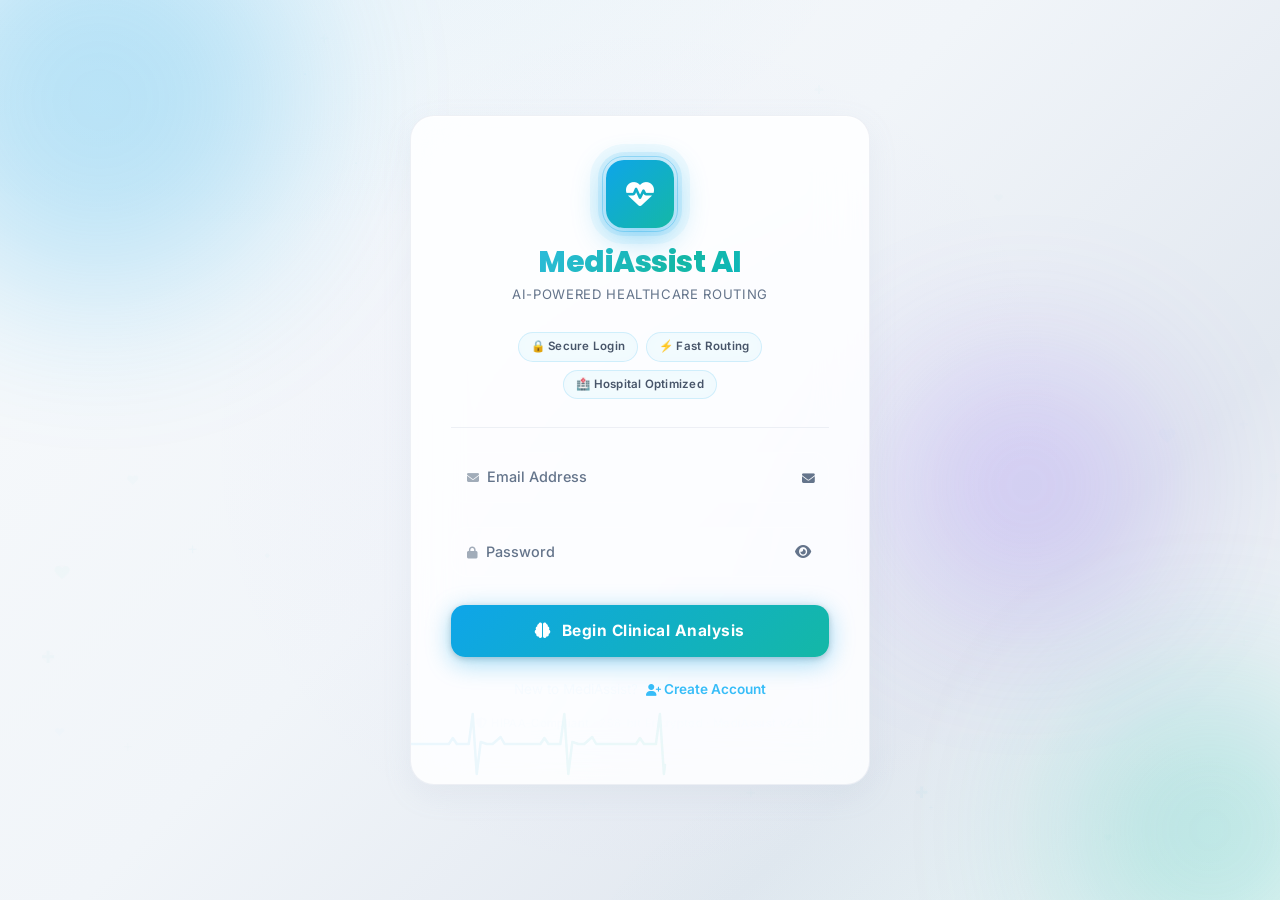
<file: src/main/webapp/index.html>
<!DOCTYPE html>
<html lang="en">
<head>
  <meta charset="UTF-8" />
  <meta name="viewport" content="width=device-width, initial-scale=1.0" />
  <meta name="description" content="MediAssist AI — Intelligent, AI-powered hospital department routing and clinical triage system for modern healthcare." />
  <meta name="keywords" content="MediAssist, AI Healthcare, Hospital Routing, Clinical Triage, Medical AI, Smart Hospital" />
  <meta name="author" content="MediAssist AI Platform" />
  <meta name="theme-color" content="#050d1a" />
  <meta property="og:title" content="MediAssist AI — Login" />
  <meta property="og:description" content="AI-Powered Healthcare Routing. Login to begin clinical analysis." />
  <meta property="og:type" content="website" />
  <meta name="robots" content="noindex, nofollow" />
  <title>MediAssist AI — Secure Login</title>

  <!-- Bootstrap 5.3 -->
  <link
    href="https://cdn.jsdelivr.net/npm/bootstrap@5.3.2/dist/css/bootstrap.min.css"
    rel="stylesheet"
    integrity="sha384-T3c6CoIi6uLrA9TneNEoa7RxnatzjcDSCmG1MXxSR1GAsXEV/Dwwykc2MPK8M2HN"
    crossorigin="anonymous"
  />
  <!-- Font Awesome 6.4 -->
  <link
    href="https://cdnjs.cloudflare.com/ajax/libs/font-awesome/6.4.0/css/all.min.css"
    rel="stylesheet"
  />
  <!-- Google Fonts: Inter + Poppins -->
  <link
    href="https://fonts.googleapis.com/css2?family=Inter:wght@300;400;500;600;700;800;900&family=Poppins:wght@300;400;500;600;700;800&display=swap"
    rel="stylesheet"
  />
  <!-- MediAssist Shared Design System -->
  <link href="css/mediassist.css" rel="stylesheet" />

  <style>
    /* ─────────────────────────────────────────
       Login Page — Additional Inline Styles
    ───────────────────────────────────────── */

    /* Full-page centering */
    .login-wrapper {
      min-height: 100vh;
      display: flex;
      align-items: center;
      justify-content: center;
      padding: 32px 16px;
    }

    /* Login Card */
    .login-card {
      width: 100%;
      max-width: 460px;
      padding: 44px 40px 36px;
      position: relative;
      overflow: hidden;
      animation: cardSlideUp 0.7s cubic-bezier(0.34, 1.56, 0.64, 1) forwards;
      opacity: 0;
    }

    @keyframes cardSlideUp {
      from {
        opacity: 0;
        transform: translateY(40px) scale(0.97);
      }
      to {
        opacity: 1;
        transform: translateY(0) scale(1);
      }
    }

    /* ── ECG / Heartbeat SVG background inside card ── */
    .ecg-bg {
      position: absolute;
      bottom: 0;
      left: 0;
      width: 100%;
      height: 80px;
      opacity: 0.07;
      pointer-events: none;
      overflow: hidden;
    }

    .ecg-path {
      stroke: url(#ecgGradient);
      stroke-width: 2.5;
      fill: none;
      stroke-linecap: round;
      stroke-linejoin: round;
      stroke-dasharray: 600;
      stroke-dashoffset: 600;
      animation: ecgDraw 3s ease-in-out 0.8s forwards, ecgPulse 3s ease-in-out 3.8s infinite;
    }

    @keyframes ecgDraw {
      to { stroke-dashoffset: 0; }
    }

    @keyframes ecgPulse {
      0%, 100% { opacity: 0.07; }
      50% { opacity: 0.18; }
    }

    /* ── Brand Section ── */
    .brand-section {
      text-align: center;
      margin-bottom: 28px;
    }

    .brand-icon-login {
      width: 68px;
      height: 68px;
      border-radius: 18px;
      background: linear-gradient(135deg, #0ea5e9 0%, #14b8a6 100%);
      display: inline-flex;
      align-items: center;
      justify-content: center;
      font-size: 28px;
      color: white;
      box-shadow:
        0 8px 32px rgba(14, 165, 233, 0.45),
        0 0 0 8px rgba(14, 165, 233, 0.1),
        0 0 0 16px rgba(14, 165, 233, 0.05);
      margin-bottom: 18px;
      animation: heartbeat 2s ease-in-out infinite;
      position: relative;
    }

    .brand-icon-login::after {
      content: '';
      position: absolute;
      inset: -4px;
      border-radius: 22px;
      border: 1px solid rgba(14, 165, 233, 0.3);
      animation: ringPulse 2s ease-in-out infinite;
    }

    @keyframes ringPulse {
      0%, 100% { transform: scale(1); opacity: 1; }
      50% { transform: scale(1.08); opacity: 0.5; }
    }

    .login-title {
      font-family: 'Poppins', sans-serif;
      font-size: 1.85rem;
      font-weight: 800;
      background: linear-gradient(135deg, #38bdf8 0%, #14b8a6 60%, #06b6d4 100%);
      -webkit-background-clip: text;
      -webkit-text-fill-color: transparent;
      background-clip: text;
      letter-spacing: -0.5px;
      margin-bottom: 6px;
      line-height: 1.1;
    }

    .login-subtitle {
      font-size: 0.82rem;
      color: var(--text-muted);
      font-weight: 400;
      letter-spacing: 0.05em;
      text-transform: uppercase;
    }

    /* ── Trust Pills Row ── */
    .trust-row {
      display: flex;
      justify-content: center;
      gap: 8px;
      flex-wrap: wrap;
      margin-bottom: 28px;
    }

    .trust-pill {
      display: inline-flex;
      align-items: center;
      gap: 5px;
      padding: 5px 12px;
      border-radius: 9999px;
      font-size: 0.72rem;
      font-weight: 600;
      letter-spacing: 0.02em;
      color: var(--text-secondary);
      background: rgba(14, 165, 233, 0.05);
      border: 1px solid rgba(14, 165, 233, 0.15);
      backdrop-filter: blur(8px);
      -webkit-backdrop-filter: blur(8px);
      transition: all 0.25s ease;
      cursor: default;
      white-space: nowrap;
    }

    .trust-pill:hover {
      background: rgba(14, 165, 233, 0.12);
      border-color: rgba(14, 165, 233, 0.35);
      color: #0ea5e9;
      transform: translateY(-1px);
    }

    /* ── Form divider ── */
    .form-divider {
      height: 1px;
      background: rgba(148, 163, 184, 0.15);
      margin: 4px 0 24px;
    }

    /* ── Password wrapper ── */
    .password-wrapper {
      position: relative;
    }

    .password-wrapper input {
      padding-right: 50px !important;
    }

    .eye-toggle {
      position: absolute;
      right: 14px;
      top: 50%;
      transform: translateY(-50%);
      color: var(--text-muted);
      cursor: pointer;
      font-size: 0.9rem;
      transition: color 0.2s ease;
      z-index: 2;
      background: none;
      border: none;
      padding: 4px;
      line-height: 1;
    }

    .eye-toggle:hover {
      color: #0ea5e9;
    }

    /* ── Submit button full-width override ── */
    .btn-login {
      width: 100%;
      padding: 14px 28px;
      font-size: 0.97rem;
      font-weight: 700;
      border-radius: 14px;
      justify-content: center;
      letter-spacing: 0.03em;
      margin-top: 4px;
      transition: all 0.3s cubic-bezier(0.4, 0, 0.2, 1);
      background: linear-gradient(135deg, #0ea5e9 0%, #14b8a6 100%);
      color: white;
      border: none;
      cursor: pointer;
      position: relative;
      overflow: hidden;
      display: inline-flex;
      align-items: center;
      gap: 10px;
      box-shadow: 0 6px 24px rgba(14, 165, 233, 0.4), 0 2px 6px rgba(0, 0, 0, 0.2);
    }

    .btn-login:hover {
      transform: translateY(-2px);
      box-shadow: 0 10px 36px rgba(14, 165, 233, 0.55), 0 4px 12px rgba(0, 0, 0, 0.25);
      background: linear-gradient(135deg, #38bdf8 0%, #14b8a6 100%);
    }

    .btn-login:active {
      transform: translateY(0);
      box-shadow: 0 4px 16px rgba(14, 165, 233, 0.35);
    }

    .btn-login:disabled {
      opacity: 0.75;
      cursor: not-allowed;
      transform: none;
    }

    /* Spinner inside button */
    .btn-spinner {
      display: none;
      width: 18px;
      height: 18px;
      border: 2.5px solid rgba(255, 255, 255, 0.3);
      border-top-color: #fff;
      border-radius: 50%;
      animation: spin 0.7s linear infinite;
      flex-shrink: 0;
    }

    @keyframes spin {
      to { transform: rotate(360deg); }
    }

    .btn-login.loading .btn-spinner { display: inline-block; }
    .btn-login.loading .btn-icon { display: none; }
    .btn-login.loading .btn-label { opacity: 0.8; }

    /* ── Register link ── */
    .register-link {
      text-align: center;
      margin-top: 22px;
      font-size: 0.85rem;
      color: rgba(240, 249, 255, 0.45);
    }

    .register-link a {
      color: #38bdf8;
      font-weight: 600;
      text-decoration: none;
      transition: color 0.2s ease;
    }

    .register-link a:hover {
      color: #14b8a6;
      text-decoration: underline;
    }

    /* ── Ripple ── */
    .ripple-btn .ripple {
      position: absolute;
      border-radius: 50%;
      transform: scale(0);
      animation: rippleAnim 0.65s linear;
      background-color: rgba(255, 255, 255, 0.28);
      pointer-events: none;
    }

    @keyframes rippleAnim {
      to { transform: scale(5); opacity: 0; }
    }

    /* ── Footer watermark ── */
    .card-footer-note {
      text-align: center;
      margin-top: 16px;
      font-size: 0.7rem;
      color: rgba(240, 249, 255, 0.22);
      letter-spacing: 0.03em;
    }

    .card-footer-note span {
      display: inline-flex;
      align-items: center;
      gap: 4px;
    }

    /* ── Responsive ── */
    @media (max-width: 480px) {
      .login-card {
        padding: 32px 22px 28px;
      }

      .login-title {
        font-size: 1.55rem;
      }

      .brand-icon-login {
        width: 58px;
        height: 58px;
        font-size: 22px;
      }

      .trust-pill {
        font-size: 0.67rem;
        padding: 4px 10px;
      }
    }

    /* ── Input autofill override ── */
    input:-webkit-autofill,
    input:-webkit-autofill:hover,
    input:-webkit-autofill:focus {
      -webkit-box-shadow: 0 0 0 100px rgba(14, 165, 233, 0.08) inset !important;
      -webkit-text-fill-color: #f0f9ff !important;
      caret-color: #f0f9ff;
      transition: background-color 5000s ease-in-out 0s;
    }

    /* ── Floating label (login-specific padding fix) ── */
    .float-label-group input {
      padding-right: 46px;
    }
  </style>
</head>
<body>

  <!-- ═══════════════════════════════════════
       BACKGROUND LAYER
  ════════════════════════════════════════ -->
  <div class="med-bg"></div>
  <canvas id="particles-canvas"></canvas>
  <div class="orb orb-1"></div>
  <div class="orb orb-2"></div>
  <div class="orb orb-3"></div>

  <!-- ═══════════════════════════════════════
       TOAST NOTIFICATION CONTAINER
  ════════════════════════════════════════ -->
  <div id="toast-container"></div>

  <!-- ═══════════════════════════════════════
       MAIN CONTENT
  ════════════════════════════════════════ -->
  <div class="med-content login-wrapper">
    <div class="login-card glass-card">

      <!-- ECG / heartbeat SVG background -->
      <svg class="ecg-bg" viewBox="0 0 460 80" preserveAspectRatio="none"
           xmlns="http://www.w3.org/2000/svg" aria-hidden="true">
        <defs>
          <linearGradient id="ecgGradient" x1="0%" y1="0%" x2="100%" y2="0%">
            <stop offset="0%"   stop-color="#0ea5e9" />
            <stop offset="50%"  stop-color="#14b8a6" />
            <stop offset="100%" stop-color="#06b6d4" />
          </linearGradient>
        </defs>
        <!-- ECG waveform: flat → small bump → sharp QRS spike → recovery → flat -->
        <path class="ecg-path"
          d="M0,40
             L30,40
             L38,40
             L42,34
             L46,40
             L54,40
             L58,40
             L62,10
             L66,70
             L70,38
             L76,40
             L82,40
             L90,33
             L94,40
             L120,40
             L130,40
             L134,34
             L138,40
             L146,40
             L150,40
             L154,10
             L158,70
             L162,38
             L168,40
             L174,40
             L182,33
             L186,40
             L220,40
             L226,40
             L230,34
             L234,40
             L242,40
             L246,40
             L250,10
             L254,70
             L258,38
             L264,40
             L270,40
             L278,33
             L282,40
             L320,40
             L326,40
             L330,34
             L334,40
             L342,40
             L346,40
             L350,10
             L354,70
             L358,38
             L364,40
             L370,40
             L378,33
             L382,40
             L420,40
             L426,40
             L430,34
             L434,40
             L442,40
             L446,40
             L450,10
             L454,70
             L458,38
             L460,40"
        />
      </svg>

      <!-- ── BRAND SECTION ── -->
      <div class="brand-section">
        <div class="brand-icon-login">
          <i class="fas fa-heartbeat"></i>
        </div>
        <h1 class="login-title">MediAssist AI</h1>
        <p class="login-subtitle">AI-Powered Healthcare Routing</p>
      </div>

      <!-- ── TRUST PILLS ── -->
      <div class="trust-row">
        <span class="trust-pill">🔒 Secure Login</span>
        <span class="trust-pill">⚡ Fast Routing</span>
        <span class="trust-pill">🏥 Hospital Optimized</span>
      </div>

      <!-- ── DIVIDER ── -->
      <div class="form-divider"></div>

      <!-- ── LOGIN FORM ── -->
      <form action="login" method="post" id="loginForm" novalidate>

        <!-- Email Field -->
        <div class="float-label-group">
          <input
            type="email"
            id="emailInput"
            name="email"
            placeholder="email"
            required
            autocomplete="email"
            spellcheck="false"
          />
          <label for="emailInput">
            <i class="fas fa-envelope me-1" style="font-size:0.75rem; opacity:0.6;"></i>
            Email Address
          </label>
          <span class="input-icon">
            <i class="fas fa-envelope" style="font-size:0.8rem;"></i>
          </span>
        </div>

        <!-- Password Field -->
        <div class="float-label-group password-wrapper">
          <input
            type="password"
            id="passwordInput"
            name="password"
            placeholder="password"
            required
            autocomplete="current-password"
          />
          <label for="passwordInput">
            <i class="fas fa-lock me-1" style="font-size:0.75rem; opacity:0.6;"></i>
            Password
          </label>
          <button
            type="button"
            class="eye-toggle"
            id="eyeToggle"
            aria-label="Toggle password visibility"
            tabindex="-1"
          >
            <i class="fas fa-eye" id="eyeIcon"></i>
          </button>
        </div>

        <!-- Submit Button -->
        <button
          type="submit"
          class="btn-login ripple-btn"
          id="loginBtn"
          aria-label="Begin Clinical Analysis"
        >
          <span class="btn-spinner" id="btnSpinner" aria-hidden="true"></span>
          <i class="fas fa-brain btn-icon" id="btnIcon"></i>
          <span class="btn-label" id="btnLabel">Begin Clinical Analysis</span>
        </button>

      </form>

      <!-- ── REGISTER LINK ── -->
      <div class="register-link">
        New to MediAssist?&nbsp;
        <a href="register.html">
          <i class="fas fa-user-plus" style="font-size:0.75rem;"></i>
          Create Account
        </a>
      </div>

      <!-- ── FOOTER NOTE ── -->
      <p class="card-footer-note">
        <span>
          <i class="fas fa-shield-halved"></i>
          HIPAA-Compliant &middot; 256-bit Encrypted &middot; MediAssist v2.0
        </span>
      </p>

    </div><!-- /.login-card -->
  </div><!-- /.login-wrapper -->

  <!-- Bootstrap JS -->
  <script
    src="https://cdn.jsdelivr.net/npm/bootstrap@5.3.2/dist/js/bootstrap.bundle.min.js"
    integrity="sha384-C6RzsynM9kWDrMNeT87bh95OGNyZPhcTNXj1NW7RuBCsyN/o0jlpcV8Qyq46cDfL"
    crossorigin="anonymous"
  ></script>

  <script>
    /* ═══════════════════════════════════════════════════════════════
       MediAssist AI — Login Page JavaScript
       Features: Particles · Ripple · Eye Toggle · Toasts · URL Params
    ═══════════════════════════════════════════════════════════════ */

    /* ─────────────────────────────────────────
       1. PARTICLE CANVAS — Medical Symbols
    ───────────────────────────────────────── */
    (function initParticles() {
      const canvas  = document.getElementById('particles-canvas');
      const ctx     = canvas.getContext('2d');
      const SYMBOLS = ['+', '♥', '✚', '·', '•', '+', '♥'];
      const COUNT   = 40;

      let W, H, particles = [];

      function resize() {
        W = canvas.width  = window.innerWidth;
        H = canvas.height = window.innerHeight;
      }

      function random(min, max) {
        return Math.random() * (max - min) + min;
      }

      function createParticle(fromBottom) {
        const size = random(9, 20);
        return {
          x      : random(0, W),
          y      : fromBottom ? H + size : random(-size, H + size),
          vy     : -random(0.25, 0.75),      // float upward
          vx     : random(-0.15, 0.15),      // slight horizontal drift
          size   : size,
          opacity: random(0.04, 0.18),
          symbol : SYMBOLS[Math.floor(Math.random() * SYMBOLS.length)],
          color  : ['rgba(14,165,233,', 'rgba(20,184,166,', 'rgba(6,182,212,'][
                     Math.floor(Math.random() * 3)],
          wobble : random(0, Math.PI * 2),
          wobbleSpeed: random(0.005, 0.02),
        };
      }

      function initParticles() {
        particles = [];
        for (let i = 0; i < COUNT; i++) {
          particles.push(createParticle(false));
        }
      }

      function draw() {
        ctx.clearRect(0, 0, W, H);

        particles.forEach(p => {
          p.wobble += p.wobbleSpeed;
          p.x += p.vx + Math.sin(p.wobble) * 0.12;
          p.y += p.vy;

          if (p.y < -p.size * 2) {
            Object.assign(p, createParticle(true));
          }

          ctx.save();
          ctx.globalAlpha = p.opacity;
          ctx.font = `${p.size}px "Inter", sans-serif`;
          ctx.fillStyle = p.color + p.opacity + ')';
          ctx.textAlign  = 'center';
          ctx.textBaseline = 'middle';

          // Very subtle glow for larger symbols
          if (p.size > 14) {
            ctx.shadowColor = p.color + '0.6)';
            ctx.shadowBlur  = 8;
          }

          ctx.fillText(p.symbol, p.x, p.y);
          ctx.restore();
        });

        requestAnimationFrame(draw);
      }

      resize();
      initParticles();
      draw();
      window.addEventListener('resize', () => {
        resize();
        initParticles();
      });
    }());


    /* ─────────────────────────────────────────
       2. TOAST NOTIFICATION SYSTEM
    ───────────────────────────────────────── */
    /**
     * showToast(message, type, duration)
     * @param {string} message  — Toast body text
     * @param {string} type     — 'error' | 'success' | 'info'
     * @param {number} duration — Auto-dismiss ms (default 4500)
     */
    function showToast(message, type = 'info', duration = 4500) {
      const container = document.getElementById('toast-container');
      const icons = {
        error  : 'fa-circle-xmark',
        success: 'fa-circle-check',
        info   : 'fa-circle-info',
      };
      const labels = {
        error  : 'Error',
        success: 'Success',
        info   : 'Notice',
      };

      const toast = document.createElement('div');
      toast.className = `med-toast toast-${type}`;
      toast.setAttribute('role', 'alert');
      toast.setAttribute('aria-live', 'assertive');
      toast.innerHTML = `
        <span class="toast-icon">
          <i class="fas ${icons[type] || icons.info}"></i>
        </span>
        <div style="flex:1; min-width:0;">
          <div style="font-size:0.75rem; opacity:0.6; text-transform:uppercase;
                      letter-spacing:0.06em; margin-bottom:2px;">
            ${labels[type] || 'Notice'}
          </div>
          <div style="line-height:1.35; color:rgba(240,249,255,0.92);">${message}</div>
        </div>
        <button onclick="dismissToast(this.closest('.med-toast'))"
                style="background:none;border:none;color:rgba(240,249,255,0.4);
                       cursor:pointer;padding:2px 4px;font-size:0.9rem;
                       flex-shrink:0; transition:color 0.2s ease;"
                onmouseover="this.style.color='rgba(240,249,255,0.9)'"
                onmouseout="this.style.color='rgba(240,249,255,0.4)'"
                aria-label="Dismiss notification">
          <i class="fas fa-xmark"></i>
        </button>
      `;

      container.appendChild(toast);

      // Auto-dismiss
      const timer = setTimeout(() => dismissToast(toast), duration);
      toast._dismissTimer = timer;
    }

    function dismissToast(toast) {
      if (!toast || toast._dismissed) return;
      toast._dismissed = true;
      clearTimeout(toast._dismissTimer);
      toast.classList.add('toast-out');
      toast.addEventListener('animationend', () => toast.remove(), { once: true });
    }


    /* ─────────────────────────────────────────
       3. URL PARAM → TOAST  (preserved logic)
    ───────────────────────────────────────── */
    (function handleURLParams() {
      const params = new URLSearchParams(window.location.search);

      if (params.get('error') === 'invalid') {
        // Slight delay so card animation finishes first
        setTimeout(() => {
          showToast(
            'Invalid email or password. Please try again.',
            'error',
            5000
          );
        }, 750);
      }

      if (params.get('success') === 'registered') {
        setTimeout(() => {
          showToast(
            'Account created successfully! You can now log in.',
            'success',
            5500
          );
        }, 750);
      }
    }());


    /* ─────────────────────────────────────────
       4. PASSWORD EYE TOGGLE
    ───────────────────────────────────────── */
    (function initEyeToggle() {
      const passwordInput = document.getElementById('passwordInput');
      const eyeToggle     = document.getElementById('eyeToggle');
      const eyeIcon       = document.getElementById('eyeIcon');

      eyeToggle.addEventListener('click', () => {
        const isPassword = passwordInput.type === 'password';
        passwordInput.type = isPassword ? 'text' : 'password';
        eyeIcon.className  = isPassword ? 'fas fa-eye-slash' : 'fas fa-eye';
        eyeToggle.setAttribute(
          'aria-label',
          isPassword ? 'Hide password' : 'Show password'
        );
      });
    }());


    /* ─────────────────────────────────────────
       5. RIPPLE EFFECT ON BUTTON
    ───────────────────────────────────────── */
    (function initRipple() {
      document.querySelectorAll('.ripple-btn').forEach(btn => {
        btn.addEventListener('click', function (e) {
          const rect   = this.getBoundingClientRect();
          const size   = Math.max(rect.width, rect.height) * 1.6;
          const x      = e.clientX - rect.left - size / 2;
          const y      = e.clientY - rect.top  - size / 2;

          const ripple = document.createElement('span');
          ripple.className = 'ripple';
          ripple.style.cssText = `
            width: ${size}px;
            height: ${size}px;
            left: ${x}px;
            top: ${y}px;
          `;
          this.appendChild(ripple);
          ripple.addEventListener('animationend', () => ripple.remove(), { once: true });
        });
      });
    }());


    /* ─────────────────────────────────────────
       6. FORM SUBMIT — Loading State
    ───────────────────────────────────────── */
    (function initFormSubmit() {
      const form      = document.getElementById('loginForm');
      const loginBtn  = document.getElementById('loginBtn');
      const btnLabel  = document.getElementById('btnLabel');
      const btnSpinner = document.getElementById('btnSpinner');
      const btnIcon   = document.getElementById('btnIcon');

      form.addEventListener('submit', function (e) {
        const email    = document.getElementById('emailInput').value.trim();
        const password = document.getElementById('passwordInput').value;

        // Basic client-side validation
        if (!email || !password) {
          e.preventDefault();
          showToast('Please fill in both email and password.', 'error');
          return;
        }

        if (!/^[^\s@]+@[^\s@]+\.[^\s@]+$/.test(email)) {
          e.preventDefault();
          showToast('Please enter a valid email address.', 'error');
          return;
        }

        // Activate loading state
        loginBtn.classList.add('loading');
        loginBtn.disabled = true;
        btnLabel.textContent = 'Analyzing...';
        btnSpinner.style.display = 'inline-block';
        btnIcon.style.display = 'none';
      });
    }());


    /* ─────────────────────────────────────────
       7. CARD FADE-IN ON LOAD (guaranteed)
    ───────────────────────────────────────── */
    document.addEventListener('DOMContentLoaded', () => {
      // Card animation is CSS-driven (cardSlideUp keyframe)
      // Ensure the card is visible even if animation fails
      const card = document.querySelector('.login-card');
      if (card) {
        // Force repaint
        card.style.willChange = 'transform, opacity';
        setTimeout(() => {
          card.style.willChange = 'auto';
        }, 900);
      }
    });

  </script>
</body>
</html>
</file>
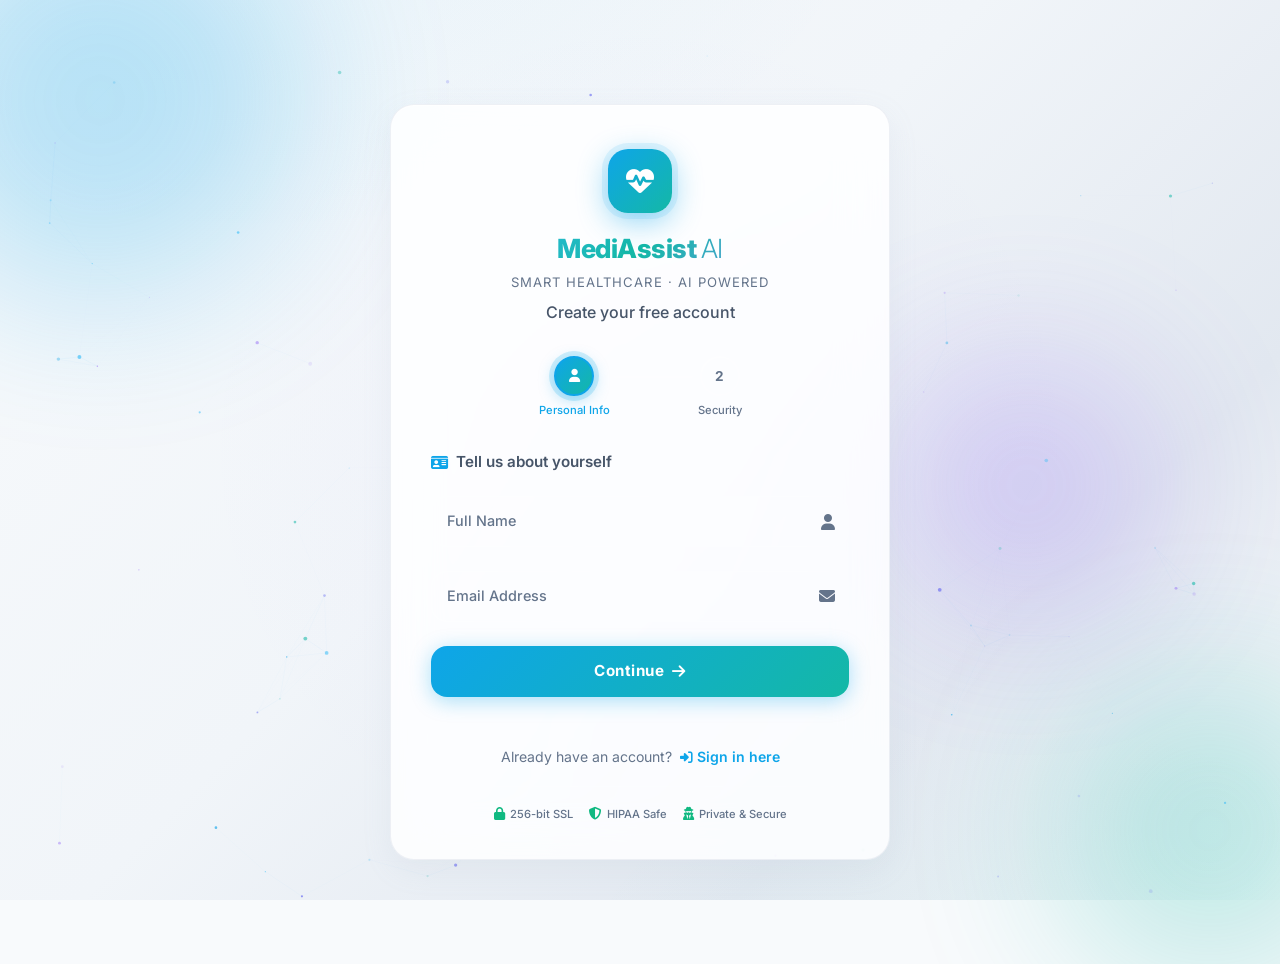
<file: src/main/webapp/register.html>
<!DOCTYPE html>
<html lang="en">
<head>
  <meta charset="UTF-8" />
  <meta name="viewport" content="width=device-width, initial-scale=1.0" />
  <meta name="description" content="MediAssist AI — Create your free account and get AI-powered hospital department recommendations instantly." />
  <meta name="keywords" content="MediAssist, AI healthcare, hospital recommendation, medical assistant, register, sign up" />
  <meta name="author" content="MediAssist AI" />
  <meta property="og:title" content="MediAssist AI — Create Account" />
  <meta property="og:description" content="Join MediAssist AI for smart, AI-powered hospital department recommendations." />
  <meta property="og:type" content="website" />
  <meta name="theme-color" content="#0ea5e9" />
  <title>MediAssist AI — Create Account</title>

  <!-- Bootstrap 5.3 -->
  <link rel="stylesheet" href="https://cdn.jsdelivr.net/npm/bootstrap@5.3.2/dist/css/bootstrap.min.css" />
  <!-- Font Awesome 6.4 -->
  <link rel="stylesheet" href="https://cdnjs.cloudflare.com/ajax/libs/font-awesome/6.4.2/css/all.min.css" />
  <!-- Google Fonts: Inter + Poppins -->
  <link rel="preconnect" href="https://fonts.googleapis.com" />
  <link rel="preconnect" href="https://fonts.gstatic.com" crossorigin />
  <link href="https://fonts.googleapis.com/css2?family=Inter:wght@300;400;500;600;700;800;900&family=Poppins:wght@300;400;500;600;700;800&display=swap" rel="stylesheet" />
  <!-- Shared Design System -->
  <link rel="stylesheet" href="css/mediassist.css" />

  <style>
    /* ── Page Layout ── */
    body {
      min-height: 100vh;
      display: flex;
      align-items: center;
      justify-content: center;
      padding: 2rem 1rem;
      font-family: 'Inter', 'Poppins', sans-serif;
    }

    /* ── Register Card Entrance ── */
    .register-card {
      width: 100%;
      max-width: 500px;
      padding: 2.75rem 2.5rem 2.25rem;
      animation: cardEntrance 0.7s cubic-bezier(0.34, 1.56, 0.64, 1) forwards;
    }

    @keyframes cardEntrance {
      from { opacity: 0; transform: translateY(40px) scale(0.96); }
      to   { opacity: 1; transform: translateY(0) scale(1); }
    }

    /* ── Brand Header ── */
    .brand-header {
      text-align: center;
      margin-bottom: 2rem;
    }

    .brand-logo-wrap {
      display: inline-flex;
      align-items: center;
      justify-content: center;
      width: 64px;
      height: 64px;
      border-radius: 20px;
      background: linear-gradient(135deg, var(--primary), var(--teal));
      box-shadow: 0 8px 30px rgba(14,165,233,0.45), 0 0 0 6px rgba(14,165,233,0.1);
      margin-bottom: 1rem;
      animation: heartbeat 2s ease-in-out infinite;
      font-size: 1.75rem;
      color: white;
    }

    .brand-title {
      font-size: 1.65rem;
      font-weight: 800;
      background: linear-gradient(135deg, #38bdf8, #14b8a6, #818cf8);
      -webkit-background-clip: text;
      -webkit-text-fill-color: transparent;
      background-clip: text;
      letter-spacing: -0.5px;
      margin-bottom: 0.25rem;
    }

    .brand-sub {
      font-size: 0.82rem;
      color: var(--text-muted);
      letter-spacing: 0.08em;
      font-weight: 400;
      text-transform: uppercase;
    }

    .page-heading {
      font-size: 1rem;
      font-weight: 500;
      color: var(--text-secondary);
      margin-top: 0.5rem;
    }

    /* ── Progress Stepper ── */
    .progress-stepper {
      display: flex;
      align-items: center;
      justify-content: center;
      gap: 0;
      margin-bottom: 2rem;
    }

    .step-item {
      display: flex;
      flex-direction: column;
      align-items: center;
      gap: 6px;
      position: relative;
    }

    .step-circle {
      width: 40px;
      height: 40px;
      border-radius: 50%;
      display: flex;
      align-items: center;
      justify-content: center;
      font-size: 0.85rem;
      font-weight: 700;
      border: 2px solid rgba(255,255,255,0.15);
      background: rgba(255,255,255,0.05);
      color: var(--text-muted);
      transition: all 0.45s cubic-bezier(0.4,0,0.2,1);
      position: relative;
      z-index: 2;
    }

    .step-circle.active {
      border-color: var(--primary);
      background: linear-gradient(135deg, var(--primary), var(--teal));
      color: white;
      box-shadow: 0 0 0 5px rgba(14,165,233,0.18), 0 4px 16px rgba(14,165,233,0.35);
    }

    .step-circle.done {
      border-color: var(--success);
      background: linear-gradient(135deg, var(--success), #059669);
      color: white;
      box-shadow: 0 0 0 5px rgba(16,185,129,0.15);
    }

    .step-label {
      font-size: 0.7rem;
      font-weight: 500;
      color: var(--text-muted);
      white-space: nowrap;
      transition: color 0.3s;
    }

    .step-label.active { color: var(--primary-light); }
    .step-label.done   { color: var(--success); }

    .step-connector {
      width: 80px;
      height: 2px;
      background: rgba(255,255,255,0.1);
      margin: 0 4px;
      margin-bottom: 22px;
      position: relative;
      overflow: hidden;
      border-radius: 2px;
    }

    .step-connector-fill {
      position: absolute;
      left: 0; top: 0; bottom: 0;
      width: 0%;
      background: linear-gradient(90deg, var(--primary), var(--teal));
      transition: width 0.55s cubic-bezier(0.4,0,0.2,1);
      border-radius: 2px;
    }

    .step-connector-fill.filled { width: 100%; }

    /* ── Form Steps ── */
    .form-step {
      display: none;
      animation: stepIn 0.4s cubic-bezier(0.4,0,0.2,1) forwards;
    }

    .form-step.active {
      display: block;
    }

    @keyframes stepIn {
      from { opacity: 0; transform: translateX(28px); }
      to   { opacity: 1; transform: translateX(0); }
    }

    @keyframes stepBack {
      from { opacity: 0; transform: translateX(-28px); }
      to   { opacity: 1; transform: translateX(0); }
    }

    .form-step.step-back-anim {
      animation: stepBack 0.4s cubic-bezier(0.4,0,0.2,1) forwards;
    }

    /* ── Input with Icon (right side override) ── */
    .input-wrapper {
      position: relative;
    }

    .input-wrapper .float-label-group {
      margin-bottom: 0;
    }

    .input-wrapper .right-icon {
      position: absolute;
      right: 14px;
      top: 50%;
      transform: translateY(-50%);
      font-size: 1rem;
      cursor: pointer;
      transition: all 0.2s ease;
      z-index: 5;
    }

    .right-icon.validation-icon {
      pointer-events: none;
    }

    .right-icon.valid   { color: var(--success); }
    .right-icon.invalid { color: var(--emergency); }
    .right-icon.neutral { color: var(--text-muted); }

    .float-label-group input.has-icon {
      padding-right: 44px;
    }

    /* ── Password Strength Meter ── */
    .strength-meter {
      margin-top: 10px;
      margin-bottom: 4px;
    }

    .strength-bar-row {
      display: flex;
      gap: 5px;
      margin-bottom: 6px;
    }

    .strength-seg {
      flex: 1;
      height: 4px;
      border-radius: 4px;
      background: rgba(255,255,255,0.1);
      transition: background 0.35s ease;
    }

    .strength-seg.s1 { background: #ef4444; }
    .strength-seg.s2 { background: #f59e0b; }
    .strength-seg.s3 { background: #06b6d4; }
    .strength-seg.s4 { background: #10b981; }

    .strength-label {
      font-size: 0.72rem;
      font-weight: 600;
      letter-spacing: 0.05em;
      text-transform: uppercase;
      transition: color 0.3s;
    }

    .strength-label.weak   { color: #ef4444; }
    .strength-label.fair   { color: #f59e0b; }
    .strength-label.good   { color: #06b6d4; }
    .strength-label.strong { color: #10b981; }

    /* ── Match Indicator ── */
    .match-hint {
      font-size: 0.72rem;
      font-weight: 500;
      margin-top: 6px;
      min-height: 18px;
      transition: color 0.3s;
    }
    .match-hint.match   { color: var(--success); }
    .match-hint.no-match{ color: var(--emergency); }

    /* ── Action Buttons ── */
    .btn-continue {
      width: 100%;
      padding: 14px;
      font-size: 0.95rem;
      font-weight: 700;
      border: none;
      border-radius: var(--radius-md);
      background: linear-gradient(135deg, var(--primary), var(--teal));
      color: white;
      cursor: pointer;
      position: relative;
      overflow: hidden;
      transition: all 0.3s ease;
      box-shadow: 0 4px 20px rgba(14,165,233,0.35);
      letter-spacing: 0.03em;
      display: flex;
      align-items: center;
      justify-content: center;
      gap: 8px;
      margin-top: 0.5rem;
    }

    .btn-continue:hover {
      transform: translateY(-2px);
      box-shadow: 0 8px 32px rgba(14,165,233,0.55);
      background: linear-gradient(135deg, #38bdf8, #14b8a6);
    }

    .btn-continue:active { transform: translateY(0); }

    .btn-back {
      flex: 1;
      padding: 13px;
      font-size: 0.88rem;
      font-weight: 600;
      border: 1px solid rgba(255,255,255,0.18);
      border-radius: var(--radius-md);
      background: transparent;
      color: var(--text-secondary);
      cursor: pointer;
      transition: all 0.3s ease;
      display: flex;
      align-items: center;
      justify-content: center;
      gap: 6px;
    }

    .btn-back:hover {
      border-color: var(--primary);
      color: var(--primary-light);
      background: rgba(14,165,233,0.07);
    }

    .btn-submit {
      flex: 2;
      padding: 13px;
      font-size: 0.95rem;
      font-weight: 700;
      border: none;
      border-radius: var(--radius-md);
      background: linear-gradient(135deg, var(--primary), var(--teal));
      color: white;
      cursor: pointer;
      position: relative;
      overflow: hidden;
      transition: all 0.3s ease;
      box-shadow: 0 4px 20px rgba(14,165,233,0.35);
      letter-spacing: 0.03em;
      display: flex;
      align-items: center;
      justify-content: center;
      gap: 8px;
    }

    .btn-submit:hover {
      transform: translateY(-2px);
      box-shadow: 0 8px 32px rgba(14,165,233,0.55);
    }

    .btn-submit:active { transform: translateY(0); }

    .step2-actions {
      display: flex;
      gap: 10px;
      margin-top: 0.5rem;
    }

    /* ── Field validation states ── */
    .float-label-group input.is-valid-field {
      border-color: var(--success) !important;
    }
    .float-label-group input.is-invalid-field {
      border-color: var(--emergency) !important;
      box-shadow: 0 0 0 3px rgba(239,68,68,0.12) !important;
    }

    /* ── Login Link ── */
    .login-link-wrap {
      text-align: center;
      margin-top: 1.5rem;
      font-size: 0.88rem;
      color: var(--text-muted);
    }

    .login-link-wrap a {
      color: var(--primary-light);
      font-weight: 600;
      text-decoration: none;
      transition: color 0.2s;
    }

    .login-link-wrap a:hover {
      color: var(--teal);
      text-decoration: underline;
    }

    /* ── Trust Badges ── */
    .trust-row {
      display: flex;
      align-items: center;
      justify-content: center;
      gap: 16px;
      margin-top: 1.2rem;
      padding-top: 1.2rem;
      border-top: 1px solid rgba(255,255,255,0.07);
    }

    .trust-item {
      display: flex;
      align-items: center;
      gap: 5px;
      font-size: 0.7rem;
      color: var(--text-muted);
      font-weight: 500;
    }

    .trust-item i {
      font-size: 0.8rem;
      color: var(--success);
    }

    /* ── Submit Success Overlay ── */
    .success-overlay {
      position: fixed;
      inset: 0;
      z-index: 9000;
      background: rgba(5, 13, 26, 0.85);
      backdrop-filter: blur(8px);
      display: none;
      align-items: center;
      justify-content: center;
      flex-direction: column;
      gap: 1rem;
    }

    .success-overlay.visible { display: flex; }

    .success-checkmark {
      width: 88px;
      height: 88px;
      border-radius: 50%;
      background: linear-gradient(135deg, var(--success), #059669);
      display: flex;
      align-items: center;
      justify-content: center;
      font-size: 2.2rem;
      color: white;
      box-shadow: 0 0 0 0 rgba(16,185,129,0.5);
      animation: checkPulse 1s ease-out forwards;
    }

    @keyframes checkPulse {
      0%   { transform: scale(0.4); box-shadow: 0 0 0 0 rgba(16,185,129,0.6); }
      50%  { transform: scale(1.1); box-shadow: 0 0 0 25px rgba(16,185,129,0); }
      100% { transform: scale(1);   box-shadow: 0 0 0 0 rgba(16,185,129,0); }
    }

    .success-text {
      font-size: 1.3rem;
      font-weight: 700;
      color: var(--text-primary);
    }

    .success-sub {
      font-size: 0.88rem;
      color: var(--text-secondary);
    }

    /* ── Divider ── */
    .form-divider {
      border: none;
      border-top: 1px solid rgba(255,255,255,0.07);
      margin: 1.5rem 0 1.25rem;
    }

    /* ── Step label inside card ── */
    .step-heading {
      font-size: 0.95rem;
      font-weight: 600;
      color: var(--text-secondary);
      margin-bottom: 1.4rem;
      display: flex;
      align-items: center;
      gap: 8px;
    }

    .step-heading i {
      color: var(--primary-light);
      font-size: 0.95rem;
    }

    /* ── Input field spacing for step 2 ── */
    #step2 .float-label-group {
      margin-bottom: 20px;
    }

    /* ── Responsive ── */
    @media (max-width: 576px) {
      .register-card {
        padding: 2rem 1.5rem 1.75rem;
      }
      .step-connector { width: 50px; }
      .brand-title { font-size: 1.4rem; }
      .trust-row { flex-wrap: wrap; gap: 10px; }
    }

    @media (max-width: 360px) {
      .register-card { padding: 1.5rem 1.1rem; }
      .step-connector { width: 30px; }
    }
  </style>
</head>
<body>

  <!-- ════════════ ANIMATED BACKGROUND ════════════ -->
  <div class="med-bg"></div>
  <canvas id="particles-canvas"></canvas>
  <div class="orb orb-1"></div>
  <div class="orb orb-2"></div>
  <div class="orb orb-3"></div>

  <!-- ════════════ TOAST CONTAINER ════════════ -->
  <div id="toast-container"></div>

  <!-- ════════════ SUCCESS OVERLAY ════════════ -->
  <div class="success-overlay" id="successOverlay">
    <div class="success-checkmark">
      <i class="fas fa-check"></i>
    </div>
    <div class="success-text">Account Created!</div>
    <div class="success-sub">Redirecting you to login…</div>
  </div>

  <!-- ════════════ PAGE CONTENT ════════════ -->
  <div class="med-content w-100 d-flex align-items-center justify-content-center" style="min-height: 100vh; padding: 2rem 1rem;">

    <div class="glass-card register-card">

      <!-- Brand Header -->
      <div class="brand-header">
        <div class="brand-logo-wrap">
          <i class="fas fa-heartbeat"></i>
        </div>
        <div class="brand-title">MediAssist <span style="font-weight:300;">AI</span></div>
        <div class="brand-sub">Smart Healthcare · AI Powered</div>
        <div class="page-heading">Create your free account</div>
      </div>

      <!-- ── Progress Stepper ── -->
      <div class="progress-stepper" id="progressStepper">
        <!-- Step 1 -->
        <div class="step-item">
          <div class="step-circle active" id="circle1">
            <i class="fas fa-user" style="font-size:0.8rem;"></i>
          </div>
          <span class="step-label active" id="label1">Personal Info</span>
        </div>

        <!-- Connector -->
        <div class="step-connector">
          <div class="step-connector-fill" id="connectorFill"></div>
        </div>

        <!-- Step 2 -->
        <div class="step-item">
          <div class="step-circle" id="circle2">2</div>
          <span class="step-label" id="label2">Security</span>
        </div>
      </div>

      <!-- ════ FORM ════ -->
      <form action="register" method="post" id="registerForm" novalidate>

        <!-- ══ STEP 1: Personal Info ══ -->
        <div class="form-step active" id="step1">

          <div class="step-heading">
            <i class="fas fa-id-card"></i>
            Tell us about yourself
          </div>

          <!-- Full Name -->
          <div class="float-label-group">
            <input
              type="text"
              id="nameInput"
              name="name"
              placeholder=" "
              class="has-icon"
              required
              autocomplete="name"
              spellcheck="false"
            />
            <label for="nameInput">Full Name</label>
            <span class="input-icon neutral" id="nameIcon">
              <i class="fas fa-user"></i>
            </span>
          </div>

          <!-- Email with live validation -->
          <div class="input-wrapper" style="margin-bottom: 24px;">
            <div class="float-label-group" style="margin-bottom:0;">
              <input
                type="email"
                id="emailInput"
                name="email"
                placeholder=" "
                class="has-icon"
                required
                autocomplete="email"
                spellcheck="false"
              />
              <label for="emailInput">Email Address</label>
            </div>
            <span class="right-icon validation-icon neutral" id="emailValidIcon">
              <i class="fas fa-envelope" id="emailIconTag"></i>
            </span>
          </div>

          <!-- Continue Button -->
          <button type="button" class="btn-continue ripple-btn" id="btnContinue">
            <span>Continue</span>
            <i class="fas fa-arrow-right"></i>
          </button>

        </div><!-- /step1 -->

        <!-- ══ STEP 2: Security ══ -->
        <div class="form-step" id="step2">

          <div class="step-heading">
            <i class="fas fa-shield-halved"></i>
            Secure your account
          </div>

          <!-- Password with eye toggle -->
          <div class="float-label-group">
            <input
              type="password"
              id="passwordInput"
              name="password"
              placeholder=" "
              class="has-icon"
              required
              autocomplete="new-password"
            />
            <label for="passwordInput">Password</label>
            <span class="input-icon" id="eyeToggle" onclick="togglePassword()" title="Show/hide password">
              <i class="fas fa-eye" id="eyeIcon"></i>
            </span>
          </div>

          <!-- Password Strength Meter -->
          <div class="strength-meter" id="strengthMeter" style="display:none;">
            <div class="strength-bar-row">
              <div class="strength-seg" id="seg1"></div>
              <div class="strength-seg" id="seg2"></div>
              <div class="strength-seg" id="seg3"></div>
              <div class="strength-seg" id="seg4"></div>
            </div>
            <div class="d-flex align-items-center justify-content-between">
              <span class="strength-label" id="strengthLabel">Weak</span>
              <span style="font-size:0.68rem; color: var(--text-muted);">Password strength</span>
            </div>
          </div>

          <div style="height: 16px;"></div>

          <!-- Confirm Password (client-side only, NOT submitted) -->
          <div class="float-label-group">
            <input
              type="password"
              id="confirmInput"
              placeholder=" "
              class="has-icon"
              autocomplete="new-password"
            />
            <label for="confirmInput">Confirm Password</label>
            <span class="input-icon neutral" id="confirmIcon">
              <i class="fas fa-lock"></i>
            </span>
          </div>

          <!-- Match hint -->
          <div class="match-hint" id="matchHint"></div>

          <!-- Step 2 Actions -->
          <div class="step2-actions" style="margin-top: 1.25rem;">
            <button type="button" class="btn-back ripple-btn" id="btnBack">
              <i class="fas fa-arrow-left"></i>
              <span>Back</span>
            </button>
            <button type="submit" class="btn-submit ripple-btn" id="btnSubmit">
              <i class="fas fa-user-plus"></i>
              <span>Create My Account</span>
            </button>
          </div>

        </div><!-- /step2 -->

      </form>

      <!-- Divider -->
      <hr class="form-divider" />

      <!-- Login Link -->
      <div class="login-link-wrap">
        Already have an account?&nbsp;
        <a href="index.html"><i class="fas fa-sign-in-alt me-1" style="font-size:0.8rem;"></i>Sign in here</a>
      </div>

      <!-- Trust Badges -->
      <div class="trust-row">
        <div class="trust-item">
          <i class="fas fa-lock"></i>
          <span>256-bit SSL</span>
        </div>
        <div class="trust-item">
          <i class="fas fa-shield-halved"></i>
          <span>HIPAA Safe</span>
        </div>
        <div class="trust-item">
          <i class="fas fa-user-secret"></i>
          <span>Private &amp; Secure</span>
        </div>
      </div>

    </div><!-- /register-card -->
  </div><!-- /med-content -->

  <!-- Bootstrap JS -->
  <script src="https://cdn.jsdelivr.net/npm/bootstrap@5.3.2/dist/js/bootstrap.bundle.min.js"></script>

  <script>
    /* ═══════════════════════════════════════════════
       MediAssist AI — Register Page JavaScript
       Multi-step form, validations, animations
    ═══════════════════════════════════════════════ */

    // ── DOM References ──────────────────────────────
    const step1El      = document.getElementById('step1');
    const step2El      = document.getElementById('step2');
    const circle1      = document.getElementById('circle1');
    const circle2      = document.getElementById('circle2');
    const label1       = document.getElementById('label1');
    const label2       = document.getElementById('label2');
    const connFill     = document.getElementById('connectorFill');
    const btnContinue  = document.getElementById('btnContinue');
    const btnBack      = document.getElementById('btnBack');
    const btnSubmit    = document.getElementById('btnSubmit');
    const nameInput    = document.getElementById('nameInput');
    const emailInput   = document.getElementById('emailInput');
    const passwordInput= document.getElementById('passwordInput');
    const confirmInput = document.getElementById('confirmInput');
    const eyeIcon      = document.getElementById('eyeIcon');
    const strengthMeter= document.getElementById('strengthMeter');
    const strengthLabel= document.getElementById('strengthLabel');
    const matchHint    = document.getElementById('matchHint');
    const emailValidIcon= document.getElementById('emailValidIcon');
    const emailIconTag = document.getElementById('emailIconTag');
    const nameIcon     = document.getElementById('nameIcon');
    const confirmIcon  = document.getElementById('confirmIcon');
    const registerForm = document.getElementById('registerForm');
    const successOverlay = document.getElementById('successOverlay');

    let currentStep = 1;
    let passwordVisible = false;

    // ── Toast System ─────────────────────────────────
    function showToast(message, type = 'info', duration = 4500) {
      const container = document.getElementById('toast-container');
      const icons = { error: 'fa-circle-xmark', success: 'fa-circle-check', info: 'fa-circle-info' };
      const toast = document.createElement('div');
      toast.className = `med-toast toast-${type}`;
      toast.innerHTML = `
        <span class="toast-icon"><i class="fas ${icons[type] || icons.info}"></i></span>
        <span style="flex:1; color: var(--text-primary);">${message}</span>
        <span onclick="dismissToast(this.parentElement)" style="cursor:pointer; color:var(--text-muted); font-size:1rem; line-height:1;">
          <i class="fas fa-xmark"></i>
        </span>`;
      container.appendChild(toast);
      setTimeout(() => dismissToast(toast), duration);
    }

    function dismissToast(toast) {
      if (!toast || !toast.parentElement) return;
      toast.classList.add('toast-out');
      setTimeout(() => toast.remove(), 320);
    }

    // ── URL Param Handling ───────────────────────────
    (function handleURLParams() {
      const params = new URLSearchParams(window.location.search);
      const err = params.get('error');
      if (err === 'exists') {
        setTimeout(() => showToast('⚠️ That email is already registered. Please sign in.', 'error', 6000), 600);
      } else if (err === 'failed') {
        setTimeout(() => showToast('Something went wrong during registration. Please try again.', 'error', 6000), 600);
      }
    })();

    // ── Email Regex Validation ───────────────────────
    const emailRegex = /^[^\s@]+@[^\s@]+\.[^\s@]{2,}$/;

    function validateEmail(val) {
      return emailRegex.test(val.trim());
    }

    emailInput.addEventListener('input', function () {
      const val = this.value;
      if (val.length === 0) {
        emailValidIcon.className = 'right-icon validation-icon neutral';
        emailIconTag.className = 'fas fa-envelope';
        this.classList.remove('is-valid-field', 'is-invalid-field');
        return;
      }
      if (validateEmail(val)) {
        emailValidIcon.className = 'right-icon validation-icon valid';
        emailIconTag.className = 'fas fa-circle-check';
        this.classList.add('is-valid-field');
        this.classList.remove('is-invalid-field');
      } else {
        emailValidIcon.className = 'right-icon validation-icon invalid';
        emailIconTag.className = 'fas fa-circle-xmark';
        this.classList.add('is-invalid-field');
        this.classList.remove('is-valid-field');
      }
    });

    // Name icon swap on focus/blur
    nameInput.addEventListener('focus', () => {
      nameIcon.innerHTML = '<i class="fas fa-user-pen"></i>';
      nameIcon.style.color = 'var(--primary-light)';
    });
    nameInput.addEventListener('blur', () => {
      nameIcon.innerHTML = '<i class="fas fa-user"></i>';
      nameIcon.style.color = nameInput.value ? 'var(--success)' : 'var(--text-muted)';
    });

    // ── Step Navigation ──────────────────────────────
    function goToStep2() {
      const name  = nameInput.value.trim();
      const email = emailInput.value.trim();

      if (!name) {
        nameInput.classList.add('is-invalid-field');
        nameInput.focus();
        showToast('Please enter your full name.', 'error', 3000);
        shakeField(nameInput);
        return;
      }
      if (name.length < 2) {
        nameInput.classList.add('is-invalid-field');
        showToast('Name must be at least 2 characters.', 'error', 3000);
        shakeField(nameInput);
        return;
      }
      if (!email) {
        emailInput.classList.add('is-invalid-field');
        emailInput.focus();
        showToast('Please enter your email address.', 'error', 3000);
        shakeField(emailInput);
        return;
      }
      if (!validateEmail(email)) {
        emailInput.classList.add('is-invalid-field');
        emailInput.focus();
        showToast('Please enter a valid email address.', 'error', 3000);
        shakeField(emailInput);
        return;
      }

      // Transition to step 2
      step1El.classList.remove('active');
      step2El.classList.add('active');
      step2El.classList.remove('step-back-anim');

      // Update stepper
      circle1.className = 'step-circle done';
      circle1.innerHTML = '<i class="fas fa-check" style="font-size:0.8rem;"></i>';
      label1.className = 'step-label done';

      circle2.className = 'step-circle active';
      circle2.innerHTML = '<i class="fas fa-lock" style="font-size:0.8rem;"></i>';
      label2.className = 'step-label active';

      connFill.classList.add('filled');

      currentStep = 2;
      setTimeout(() => passwordInput.focus(), 400);
    }

    function goToStep1() {
      step2El.classList.remove('active');
      step1El.classList.add('active');
      step1El.style.animation = 'none';
      setTimeout(() => { step1El.style.animation = ''; }, 10);

      // Restore step 1 stepper
      circle1.className = 'step-circle active';
      circle1.innerHTML = '<i class="fas fa-user" style="font-size:0.8rem;"></i>';
      label1.className = 'step-label active';

      circle2.className = 'step-circle';
      circle2.innerHTML = '2';
      label2.className = 'step-label';

      connFill.classList.remove('filled');
      currentStep = 1;
    }

    btnContinue.addEventListener('click', goToStep2);
    btnBack.addEventListener('click', goToStep1);

    // ── Password Toggle ──────────────────────────────
    function togglePassword() {
      passwordVisible = !passwordVisible;
      passwordInput.type = passwordVisible ? 'text' : 'password';
      eyeIcon.className  = passwordVisible ? 'fas fa-eye-slash' : 'fas fa-eye';
    }

    // ── Password Strength ────────────────────────────
    const segs = [document.getElementById('seg1'), document.getElementById('seg2'),
                  document.getElementById('seg3'), document.getElementById('seg4')];

    function calcPasswordScore(pw) {
      let score = 0;
      if (pw.length >= 8)  score++;
      if (pw.length >= 12) score++;
      if (/[A-Z]/.test(pw) && /[a-z]/.test(pw)) score++;
      if (/[0-9]/.test(pw)) score++;
      if (/[^A-Za-z0-9]/.test(pw)) score++;
      return Math.min(score, 4);
    }

    const strengthConfig = [
      { label: 'Weak',   cls: 'weak',   segClass: 's1', count: 1 },
      { label: 'Fair',   cls: 'fair',   segClass: 's2', count: 2 },
      { label: 'Good',   cls: 'good',   segClass: 's3', count: 3 },
      { label: 'Strong', cls: 'strong', segClass: 's4', count: 4 },
    ];

    passwordInput.addEventListener('input', function () {
      const pw = this.value;

      if (pw.length === 0) {
        strengthMeter.style.display = 'none';
        segs.forEach(s => { s.className = 'strength-seg'; });
        checkMatch();
        return;
      }

      strengthMeter.style.display = 'block';
      const score = calcPasswordScore(pw);
      const cfg   = strengthConfig[score - 1] || strengthConfig[0];

      // Color segments
      segs.forEach((s, i) => {
        s.className = 'strength-seg';
        if (i < cfg.count) s.classList.add(cfg.segClass);
      });

      strengthLabel.textContent = cfg.label;
      strengthLabel.className   = `strength-label ${cfg.cls}`;

      checkMatch();
    });

    // ── Confirm Password Match ───────────────────────
    confirmInput.addEventListener('input', checkMatch);

    function checkMatch() {
      const pw  = passwordInput.value;
      const cpw = confirmInput.value;
      if (!cpw) {
        matchHint.textContent = '';
        matchHint.className   = 'match-hint';
        confirmIcon.className = 'input-icon neutral';
        confirmIcon.innerHTML = '<i class="fas fa-lock"></i>';
        confirmInput.classList.remove('is-valid-field', 'is-invalid-field');
        return;
      }
      if (pw === cpw) {
        matchHint.textContent = '✓ Passwords match';
        matchHint.className   = 'match-hint match';
        confirmIcon.className = 'input-icon';
        confirmIcon.style.color = 'var(--success)';
        confirmIcon.innerHTML = '<i class="fas fa-circle-check"></i>';
        confirmInput.classList.add('is-valid-field');
        confirmInput.classList.remove('is-invalid-field');
      } else {
        matchHint.textContent = '✗ Passwords do not match';
        matchHint.className   = 'match-hint no-match';
        confirmIcon.className = 'input-icon';
        confirmIcon.style.color = 'var(--emergency)';
        confirmIcon.innerHTML = '<i class="fas fa-circle-xmark"></i>';
        confirmInput.classList.add('is-invalid-field');
        confirmInput.classList.remove('is-valid-field');
      }
    }

    // ── Form Submit ──────────────────────────────────
    registerForm.addEventListener('submit', function (e) {
      const pw  = passwordInput.value;
      const cpw = confirmInput.value;

      if (!pw) {
        e.preventDefault();
        showToast('Please create a password.', 'error', 3000);
        shakeField(passwordInput);
        return;
      }
      if (pw.length < 6) {
        e.preventDefault();
        showToast('Password must be at least 6 characters.', 'error', 3000);
        shakeField(passwordInput);
        return;
      }
      if (cpw && pw !== cpw) {
        e.preventDefault();
        showToast('Passwords do not match. Please check.', 'error', 3000);
        shakeField(confirmInput);
        return;
      }

      // Show success overlay, then submit naturally
      btnSubmit.disabled = true;
      btnSubmit.innerHTML = '<i class="fas fa-circle-notch fa-spin"></i> <span>Creating Account…</span>';
      successOverlay.classList.add('visible');

      // Allow form to submit normally after brief animation
      setTimeout(() => {
        // The form will have submitted; this is fallback
      }, 1200);
    });

    // ── Shake Field Utility ──────────────────────────
    function shakeField(el) {
      el.style.animation = 'none';
      el.offsetHeight; // reflow
      el.style.animation = 'shakeInput 0.4s cubic-bezier(0.36, 0.07, 0.19, 0.97)';
      setTimeout(() => { el.style.animation = ''; }, 500);
    }

    // Inject shake keyframe dynamically
    (function injectShake() {
      const style = document.createElement('style');
      style.textContent = `
        @keyframes shakeInput {
          0%,100% { transform: translateX(0); }
          20%      { transform: translateX(-6px); }
          40%      { transform: translateX(6px); }
          60%      { transform: translateX(-4px); }
          80%      { transform: translateX(4px); }
        }`;
      document.head.appendChild(style);
    })();

    // ── Ripple Effect ─────────────────────────────────
    document.querySelectorAll('.ripple-btn').forEach(btn => {
      btn.addEventListener('click', function (e) {
        const rect   = btn.getBoundingClientRect();
        const size   = Math.max(rect.width, rect.height);
        const x      = e.clientX - rect.left - size / 2;
        const y      = e.clientY - rect.top  - size / 2;
        const ripple = document.createElement('span');
        ripple.className = 'ripple';
        ripple.style.cssText = `width:${size}px; height:${size}px; left:${x}px; top:${y}px;`;
        btn.appendChild(ripple);
        setTimeout(() => ripple.remove(), 650);
      });
    });

    // ── Keyboard: Enter on step 1 fields → continue ──
    [nameInput, emailInput].forEach(el => {
      el.addEventListener('keydown', function (e) {
        if (e.key === 'Enter') { e.preventDefault(); goToStep2(); }
      });
    });

    // ── Particle Canvas ──────────────────────────────
    (function initParticles() {
      const canvas  = document.getElementById('particles-canvas');
      const ctx     = canvas.getContext('2d');
      let particles = [];
      let W, H;

      function resize() {
        W = canvas.width  = window.innerWidth;
        H = canvas.height = window.innerHeight;
      }
      resize();
      window.addEventListener('resize', () => { resize(); buildParticles(); });

      const PARTICLE_COLORS = [
        'rgba(14,165,233,',
        'rgba(20,184,166,',
        'rgba(139,92,246,',
        'rgba(56,189,248,',
        'rgba(99,102,241,',
      ];

      function buildParticles() {
        const count = Math.min(Math.floor((W * H) / 14000), 90);
        particles   = [];
        for (let i = 0; i < count; i++) {
          particles.push({
            x:     Math.random() * W,
            y:     Math.random() * H,
            r:     Math.random() * 1.6 + 0.4,
            dx:    (Math.random() - 0.5) * 0.38,
            dy:    (Math.random() - 0.5) * 0.38,
            color: PARTICLE_COLORS[Math.floor(Math.random() * PARTICLE_COLORS.length)],
            alpha: Math.random() * 0.5 + 0.15,
            pulse: Math.random() * Math.PI * 2,
          });
        }
      }
      buildParticles();

      function draw() {
        ctx.clearRect(0, 0, W, H);

        // Draw connection lines
        for (let i = 0; i < particles.length; i++) {
          for (let j = i + 1; j < particles.length; j++) {
            const dx   = particles[i].x - particles[j].x;
            const dy   = particles[i].y - particles[j].y;
            const dist = Math.sqrt(dx * dx + dy * dy);
            if (dist < 120) {
              ctx.beginPath();
              ctx.strokeStyle = `rgba(14,165,233,${0.06 * (1 - dist / 120)})`;
              ctx.lineWidth   = 0.7;
              ctx.moveTo(particles[i].x, particles[i].y);
              ctx.lineTo(particles[j].x, particles[j].y);
              ctx.stroke();
            }
          }
        }

        // Draw particles
        particles.forEach(p => {
          p.pulse += 0.02;
          const alphaMod = p.alpha + Math.sin(p.pulse) * 0.08;
          ctx.beginPath();
          ctx.arc(p.x, p.y, p.r, 0, Math.PI * 2);
          ctx.fillStyle = p.color + Math.min(alphaMod, 0.8) + ')';
          ctx.fill();

          // Move
          p.x += p.dx;
          p.y += p.dy;

          // Bounce
          if (p.x < 0 || p.x > W) p.dx *= -1;
          if (p.y < 0 || p.y > H) p.dy *= -1;
        });

        requestAnimationFrame(draw);
      }
      draw();
    })();

  </script>
</body>
</html>
</file>
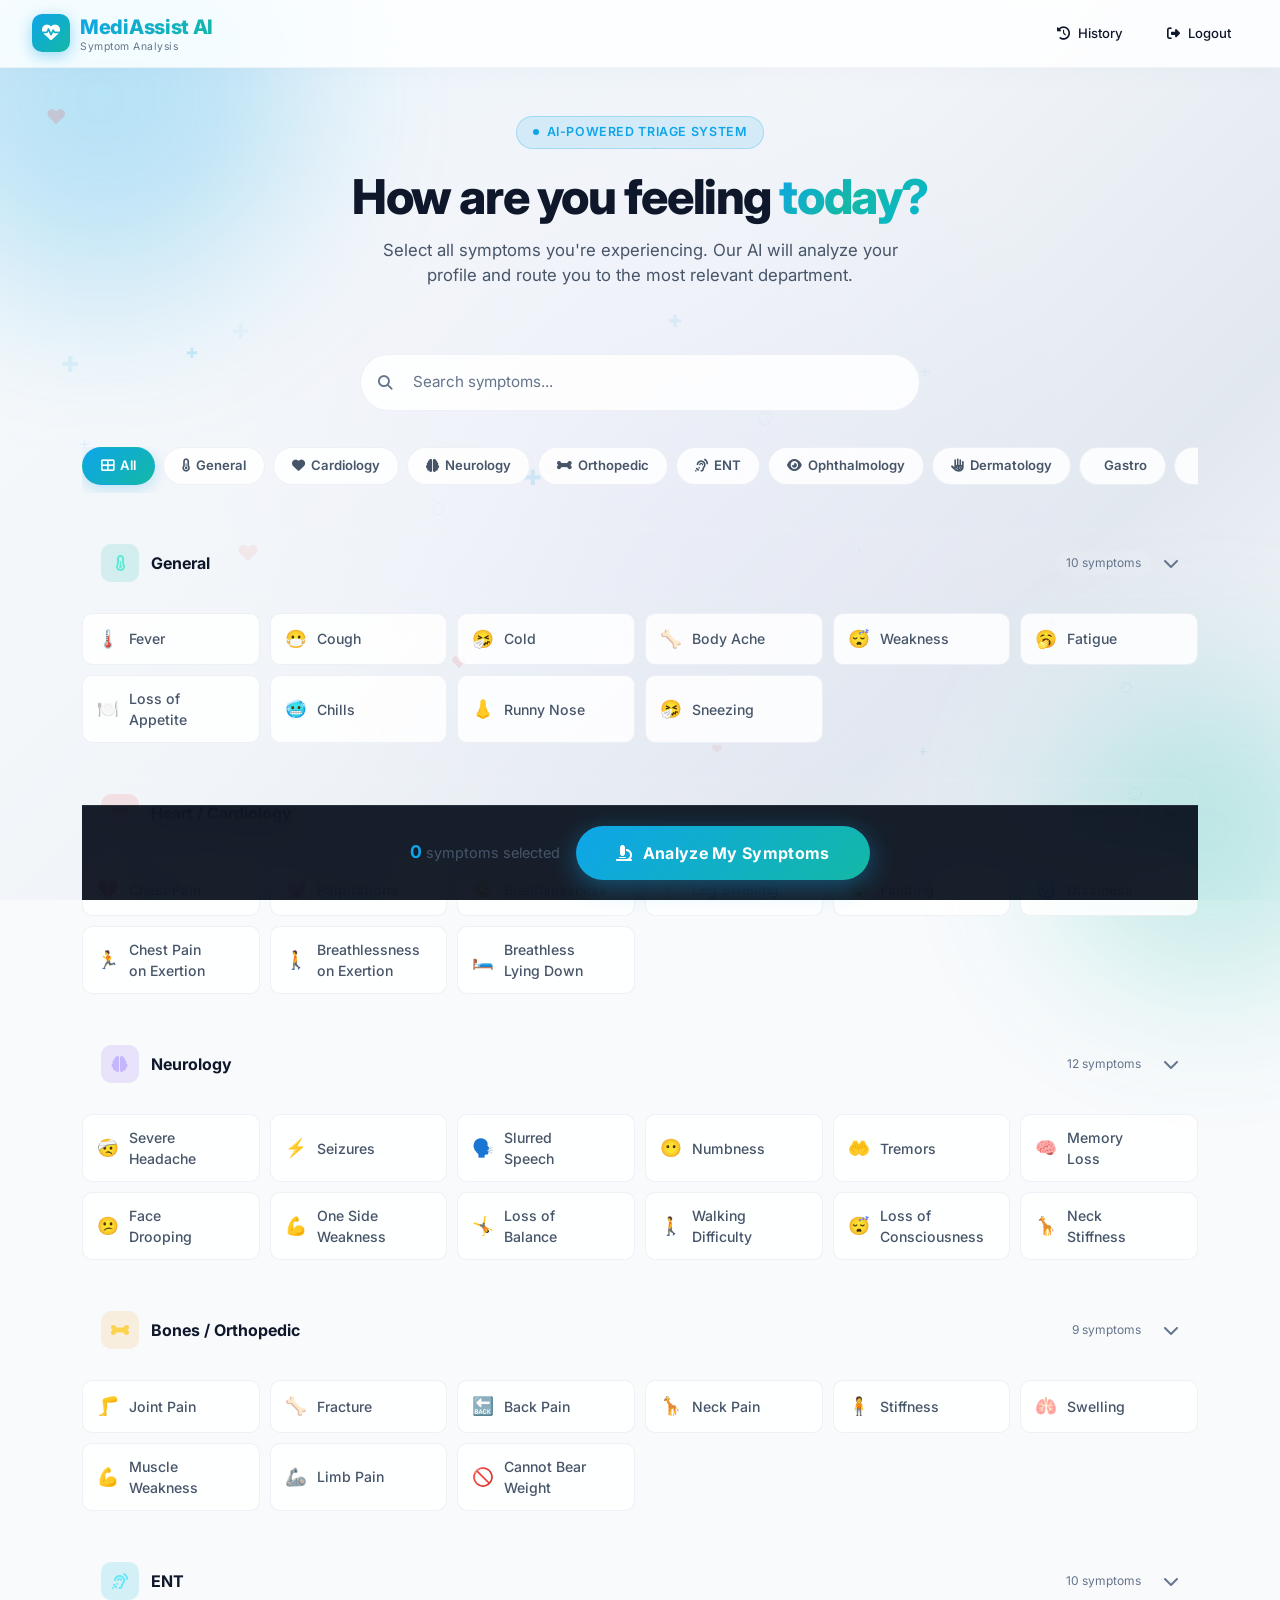
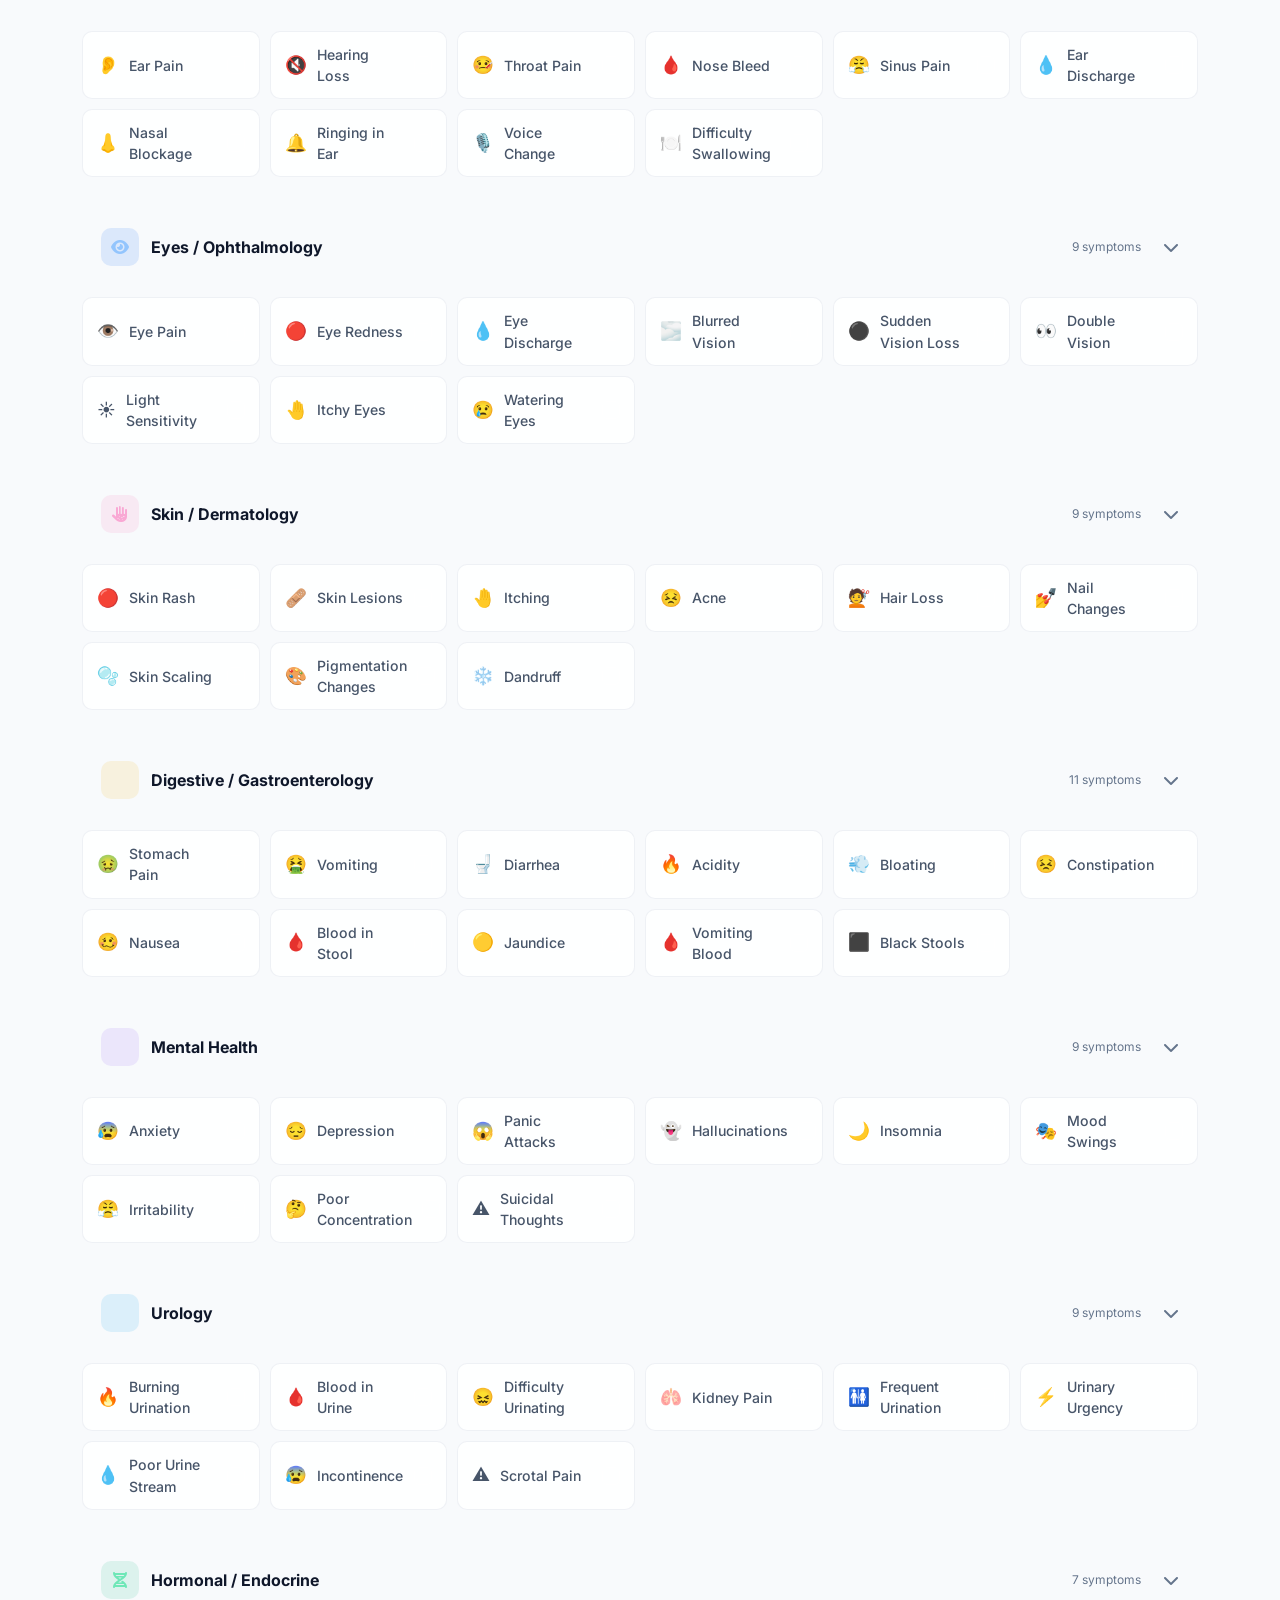
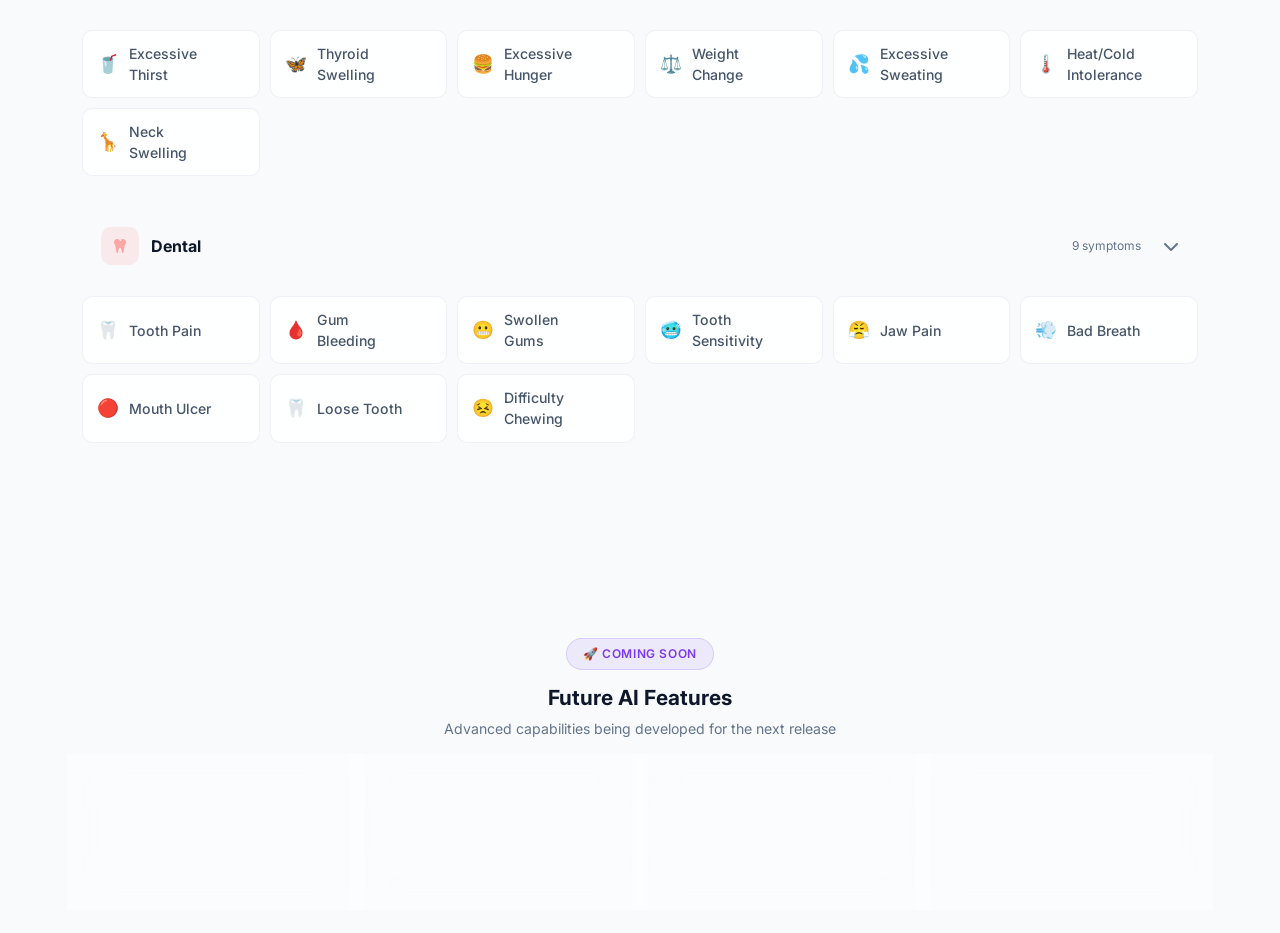
<file: src/main/webapp/symptoms.html>
<!DOCTYPE html>
<html lang="en">
<head>
  <meta charset="UTF-8">
  <meta name="viewport" content="width=device-width, initial-scale=1.0">
  <meta name="description" content="MediAssist AI — Select your symptoms and get instant AI-powered department recommendations for optimal hospital routing.">
  <title>MediAssist AI — Symptom Analysis</title>
  <link href="https://cdn.jsdelivr.net/npm/bootstrap@5.3.0/dist/css/bootstrap.min.css" rel="stylesheet">
  <link href="https://cdnjs.cloudflare.com/ajax/libs/font-awesome/6.4.0/css/all.min.css" rel="stylesheet">
  <link href="https://fonts.googleapis.com/css2?family=Inter:wght@300;400;500;600;700;800&family=Poppins:wght@400;500;600;700&display=swap" rel="stylesheet">
  <link href="css/mediassist.css" rel="stylesheet">
  <style>
    body { background: var(--bg-dark); color: var(--text-primary); font-family: 'Inter', sans-serif; }

    /* ── Hero Section ── */
    .symptoms-hero {
      padding: 48px 0 36px;
      text-align: center;
    }
    .hero-badge {
      display: inline-flex;
      align-items: center;
      gap: 8px;
      background: rgba(14,165,233,0.12);
      border: 1px solid rgba(14,165,233,0.25);
      border-radius: 999px;
      padding: 6px 16px;
      font-size: 0.78rem;
      font-weight: 600;
      color: var(--primary-light);
      letter-spacing: 0.05em;
      text-transform: uppercase;
      margin-bottom: 20px;
    }
    .hero-badge .dot {
      width: 6px; height: 6px;
      background: var(--primary);
      border-radius: 50%;
      animation: blink 1.5s ease-in-out infinite;
    }
    @keyframes blink { 0%,100%{opacity:1} 50%{opacity:0.3} }
    .symptoms-hero h1 {
      font-size: clamp(1.8rem, 4vw, 3rem);
      font-weight: 800;
      line-height: 1.15;
      margin-bottom: 14px;
      letter-spacing: -0.03em;
    }
    .symptoms-hero p { color: var(--text-secondary); font-size: 1.05rem; max-width: 560px; margin: 0 auto 30px; }

    /* ── Search Bar ── */
    .symptom-search-wrap {
      max-width: 560px;
      margin: 0 auto 36px;
      position: relative;
    }
    .symptom-search {
      width: 100%;
      padding: 16px 52px 16px 52px;
      background: var(--bg-card);
      border: 1px solid var(--border-glass);
      border-radius: 999px;
      color: var(--text-primary);
      font-size: 0.95rem;
      font-family: 'Inter', sans-serif;
      transition: var(--transition);
      outline: none;
    }
    .symptom-search:focus {
      border-color: var(--primary);
      background: var(--bg-card-hover);
      box-shadow: 0 0 0 3px rgba(14,165,233,0.15), 0 8px 32px rgba(148,163,184,0.1);
    }
    .symptom-search::placeholder { color: var(--text-muted); }
    .search-icon-left {
      position: absolute; left: 18px; top: 50%;
      transform: translateY(-50%);
      color: var(--text-muted); font-size: 0.9rem;
    }
    .search-clear {
      position: absolute; right: 18px; top: 50%;
      transform: translateY(-50%);
      color: var(--text-muted); cursor: pointer; font-size: 0.9rem;
      display: none; transition: var(--transition-fast);
    }
    .search-clear:hover { color: var(--primary-light); }
    .symptom-count-badge {
      position: absolute; right: 18px; top: 50%;
      transform: translateY(-50%);
      background: linear-gradient(135deg, var(--primary), var(--teal));
      color: white; border-radius: 999px;
      font-size: 0.7rem; font-weight: 700;
      padding: 2px 8px; min-width: 24px; text-align: center;
    }

    /* ── Category Pills ── */
    .category-pills {
      display: flex;
      gap: 8px;
      overflow-x: auto;
      padding-bottom: 8px;
      margin-bottom: 36px;
      scrollbar-width: none;
    }
    .category-pills::-webkit-scrollbar { display: none; }
    .cat-pill {
      display: inline-flex;
      align-items: center;
      gap: 6px;
      padding: 8px 18px;
      background: var(--bg-card);
      border: 1px solid var(--border-glass);
      border-radius: 999px;
      font-size: 0.82rem;
      font-weight: 600;
      color: var(--text-secondary);
      cursor: pointer;
      transition: var(--transition);
      white-space: nowrap;
      flex-shrink: 0;
    }
    .cat-pill:hover { border-color: var(--primary); color: var(--primary-dark); background: rgba(14,165,233,0.06); }
    .cat-pill.active { background: linear-gradient(135deg, var(--primary), var(--teal)); border-color: transparent; color: white; box-shadow: 0 4px 15px rgba(14,165,233,0.25); }

    /* ── Emergency Banner ── */
    #emergency-banner {
      display: none;
      background: linear-gradient(135deg, rgba(239,68,68,0.15), rgba(220,38,38,0.1));
      border: 1px solid rgba(239,68,68,0.4);
      border-radius: var(--radius-md);
      padding: 16px 20px;
      margin-bottom: 24px;
      align-items: flex-start;
      gap: 16px;
      animation: emergencySlide 0.4s ease;
    }
    #emergency-banner.show { display: flex; }
    @keyframes emergencySlide { from { opacity:0; transform:translateY(-10px);} to{opacity:1; transform:translateY(0);} }
    .emergency-icon-wrap {
      width: 44px; height: 44px;
      background: rgba(239,68,68,0.2);
      border-radius: 50%;
      display: flex; align-items: center; justify-content: center;
      font-size: 1.3rem;
      flex-shrink: 0;
      animation: emergencyPulseIcon 1.5s ease-in-out infinite;
    }
    @keyframes emergencyPulseIcon {
      0%,100% { box-shadow: 0 0 0 0 rgba(239,68,68,0.4); }
      50% { box-shadow: 0 0 0 12px rgba(239,68,68,0); }
    }
    .emergency-severity {
      display: flex; gap: 4px; margin-top: 8px;
    }
    .sev-dot {
      width: 24px; height: 6px;
      border-radius: 3px;
      background: rgba(255,255,255,0.15);
    }
    .sev-dot.active { background: var(--emergency); }

    /* ── Section Headers ── */
    .category-section { margin-bottom: 36px; }
    .category-header {
      display: flex;
      align-items: center;
      gap: 12px;
      padding: 14px 18px;
      background: rgba(255,255,255,0.04);
      border: 1px solid rgba(255,255,255,0.07);
      border-radius: var(--radius-md);
      margin-bottom: 16px;
      cursor: pointer;
      transition: var(--transition);
      user-select: none;
    }
    .category-header:hover { background: rgba(14,165,233,0.06); border-color: rgba(14,165,233,0.2); }
    .cat-icon-box {
      width: 38px; height: 38px;
      border-radius: 10px;
      display: flex; align-items: center; justify-content: center;
      font-size: 1rem;
      flex-shrink: 0;
    }
    .category-header .cat-title { font-weight: 700; font-size: 1rem; flex: 1; }
    .category-header .cat-count {
      font-size: 0.75rem; color: var(--text-muted);
      background: rgba(255,255,255,0.07);
      padding: 3px 10px; border-radius: 999px;
    }
    .category-header .cat-chevron {
      color: var(--text-muted); transition: transform 0.3s ease;
    }
    .category-header.collapsed .cat-chevron { transform: rotate(-90deg); }

    /* ── Symptom Chips ── */
    .symptom-grid { display: grid; grid-template-columns: repeat(auto-fill, minmax(170px, 1fr)); gap: 10px; }

    .symptom-chip {
      position: relative;
      cursor: pointer;
      user-select: none;
    }
    .symptom-chip input[type="checkbox"] {
      position: absolute; opacity: 0; width: 0; height: 0;
    }
    .chip-inner {
      display: flex;
      align-items: center;
      gap: 10px;
      padding: 12px 14px;
      background: var(--bg-card);
      border: 1.5px solid var(--border-glass);
      border-radius: var(--radius-sm);
      transition: var(--transition);
      font-size: 0.88rem;
      font-weight: 500;
      color: var(--text-secondary);
      height: 100%;
    }
    .chip-emoji { font-size: 1.1rem; flex-shrink: 0; }
    .chip-check {
      margin-left: auto;
      width: 18px; height: 18px;
      border-radius: 5px;
      border: 1.5px solid rgba(255,255,255,0.2);
      display: flex; align-items: center; justify-content: center;
      font-size: 0.65rem;
      color: transparent;
      flex-shrink: 0;
      transition: var(--transition-fast);
    }
    .symptom-chip:hover .chip-inner {
      border-color: rgba(14,165,233,0.4);
      background: rgba(14,165,233,0.08);
      color: var(--text-primary);
      transform: translateY(-1px);
      box-shadow: 0 4px 16px rgba(0,0,0,0.2);
    }
    .symptom-chip input:checked + .chip-inner {
      border-color: var(--primary);
      background: rgba(14,165,233,0.15);
      color: var(--primary-light);
      box-shadow: 0 0 20px rgba(14,165,233,0.2), 0 4px 16px rgba(0,0,0,0.2);
    }
    .symptom-chip input:checked + .chip-inner .chip-check {
      border-color: var(--primary);
      background: var(--primary);
      color: white;
    }
    /* Category-specific colors */
    .cat-general .symptom-chip input:checked + .chip-inner { border-color: var(--teal); background: rgba(20,184,166,0.15); color: #5eead4; box-shadow: 0 0 20px rgba(20,184,166,0.2); }
    .cat-cardio .symptom-chip input:checked + .chip-inner { border-color: var(--emergency); background: rgba(239,68,68,0.12); color: #fca5a5; box-shadow: 0 0 20px var(--emergency-glow); }
    .cat-neuro .symptom-chip input:checked + .chip-inner { border-color: var(--purple); background: rgba(139,92,246,0.12); color: var(--purple-light); box-shadow: 0 0 20px rgba(139,92,246,0.2); }
    .cat-ortho .symptom-chip input:checked + .chip-inner { border-color: var(--warning); background: rgba(245,158,11,0.12); color: #fcd34d; box-shadow: 0 0 20px rgba(245,158,11,0.2); }
    .symptom-chip.hidden { display: none; }

    /* ── Submit Section ── */
    .submit-section {
      position: sticky;
      bottom: 0;
      background: rgba(5,13,26,0.92);
      backdrop-filter: blur(20px);
      border-top: 1px solid rgba(255,255,255,0.08);
      padding: 20px 0;
      margin-top: 40px;
      z-index: 100;
    }
    .submit-inner { max-width: 600px; margin: 0 auto; display: flex; align-items: center; gap: 16px; justify-content: center; }
    .selected-info { color: var(--text-secondary); font-size: 0.9rem; }
    .selected-info span { color: var(--primary-light); font-weight: 700; font-size: 1.1rem; }
    .btn-analyze {
      background: linear-gradient(135deg, var(--primary), var(--teal));
      color: white;
      border: none;
      border-radius: 999px;
      padding: 15px 40px;
      font-weight: 700;
      font-size: 1rem;
      cursor: pointer;
      transition: var(--transition);
      position: relative;
      overflow: hidden;
      box-shadow: 0 6px 25px rgba(14,165,233,0.4);
      display: inline-flex;
      align-items: center;
      gap: 10px;
      letter-spacing: 0.02em;
    }
    .btn-analyze:hover:not(:disabled) {
      transform: translateY(-2px);
      box-shadow: 0 10px 35px rgba(14,165,233,0.55);
    }
    .btn-analyze:disabled { opacity: 0.5; cursor: not-allowed; }

    /* ── AI Analyzing Overlay ── */
    #analyzing-overlay {
      display: none;
      position: fixed;
      inset: 0;
      background: rgba(255, 255, 255, 0.97);
      backdrop-filter: blur(20px);
      z-index: 9999;
      flex-direction: column;
      align-items: center;
      justify-content: center;
      gap: 28px;
    }
    #analyzing-overlay.show { display: flex; }
    .scan-ring {
      width: 130px; height: 130px;
      border: 4px solid rgba(14,165,233,0.1);
      border-top-color: var(--primary);
      border-radius: 50%;
      animation: spin 1.2s cubic-bezier(0.4, 0, 0.2, 1) infinite;
    }
    @keyframes spin { to { transform: rotate(360deg); } }
    .scan-ring-inner {
      width: 100px; height: 100px;
      border: 3px solid rgba(20,184,166,0.12);
      border-bottom-color: var(--teal);
      border-radius: 50%;
      animation: spin 1.8s cubic-bezier(0.4, 0, 0.2, 1) infinite reverse;
      position: absolute;
    }
    .scan-center-icon {
      position: absolute;
      font-size: 2.2rem;
      color: var(--primary);
      animation: scanPulse 1.8s ease-in-out infinite;
    }
    @keyframes scanPulse { 0%,100%{opacity:0.7;transform:scale(0.92)} 50%{opacity:1;transform:scale(1.12)} }
    .scan-wrap { position: relative; display: flex; align-items: center; justify-content: center; width: 130px; height: 130px; }
    .ai-steps { display: flex; flex-direction: column; gap: 12px; align-items: flex-start; background: rgba(14,165,233,0.04); border: 1px solid rgba(14,165,233,0.12); border-radius: var(--radius-md); padding: 20px 24px; min-width: 320px; }
    .ai-step { display: flex; align-items: center; gap: 12px; color: var(--text-secondary); font-size: 0.92rem; font-weight: 500; }
    .ai-step.active { color: var(--primary-dark); font-weight: 700; }
    .ai-step.done { color: var(--success); }
    .step-dot { width: 10px; height: 10px; border-radius: 50%; background: rgba(15, 23, 42, 0.15); flex-shrink: 0; }
    .ai-step.active .step-dot { background: var(--primary); animation: blink 1.2s infinite; }
    .ai-step.done .step-dot { background: var(--success); }

    /* ── No results msg ── */
    .no-results-msg { text-align: center; color: var(--text-muted); padding: 40px 0; display: none; }
    .no-results-msg i { font-size: 2.5rem; margin-bottom: 12px; color: var(--text-muted); }

    @media (max-width: 576px) {
      .symptom-grid { grid-template-columns: 1fr 1fr; }
      .submit-inner { flex-direction: column; }
    }
  </style>
</head>
<body>
<div class="med-bg"></div>
<canvas id="particles-canvas"></canvas>
<div class="orb orb-1"></div>
<div class="orb orb-2"></div>

<!-- Toast Container -->
<div id="toast-container"></div>

<!-- AI Analyzing Overlay -->
<div id="analyzing-overlay">
  <div class="scan-wrap">
    <div class="scan-ring"></div>
    <div class="scan-ring-inner"></div>
    <div class="scan-center-icon"><i class="fas fa-heartbeat"></i></div>
  </div>
  <div>
    <h3 style="font-weight:800; font-size:1.4rem; margin-bottom:8px;" class="gradient-text">Clinical Analysis in Progress</h3>
    <p style="color:var(--text-muted); font-size:0.9rem; text-align:center; margin-bottom:20px;">Our AI is evaluating your symptom profile</p>
    <div class="ai-steps" id="ai-steps">
      <div class="ai-step" id="step1"><div class="step-dot"></div> Parsing symptom data...</div>
      <div class="ai-step" id="step2"><div class="step-dot"></div> Cross-referencing clinical database...</div>
      <div class="ai-step" id="step3"><div class="step-dot"></div> Generating department recommendation...</div>
    </div>
  </div>
</div>

<!-- Navbar -->
<nav class="med-navbar">
  <a href="symptoms.html" class="brand text-decoration-none">
    <div class="brand-icon"><i class="fas fa-heartbeat"></i></div>
    <div>
      <div class="brand-text">MediAssist AI</div>
      <div class="brand-sub">Symptom Analysis</div>
    </div>
  </a>
  <div class="nav-actions">
    <div id="nav-selected-badge" style="display:none; background:rgba(14,165,233,0.15); border:1px solid rgba(14,165,233,0.3); border-radius:999px; padding:5px 14px; font-size:0.8rem; font-weight:600; color:var(--primary-light);">
      <i class="fas fa-check-circle me-1"></i><span id="nav-count">0</span> selected
    </div>
    <a href="history" class="btn-med-outline text-decoration-none" style="padding:8px 16px; font-size:0.82rem;">
      <i class="fas fa-clock-rotate-left"></i><span class="d-none d-sm-inline">History</span>
    </a>
    <a href="index.html" class="btn-med-outline text-decoration-none" style="padding:8px 16px; font-size:0.82rem;">
      <i class="fas fa-right-from-bracket"></i><span class="d-none d-sm-inline">Logout</span>
    </a>
  </div>
</nav>

<div class="med-content">
  <div class="container">
    <!-- Hero -->
    <div class="symptoms-hero fade-up">
      <div class="hero-badge"><div class="dot"></div>AI-Powered Triage System</div>
      <h1>How are you feeling <span class="gradient-text">today?</span></h1>
      <p>Select all symptoms you're experiencing. Our AI will analyze your profile and route you to the most relevant department.</p>
    </div>

    <!-- Search -->
    <div class="symptom-search-wrap fade-up">
      <i class="fas fa-magnifying-glass search-icon-left"></i>
      <input type="text" class="symptom-search" id="symptomSearch" placeholder="Search symptoms...">
      <i class="fas fa-times search-clear" id="searchClear" onclick="clearSearch()"></i>
    </div>

    <!-- Category Pills -->
    <div class="category-pills fade-up" id="catPills">
      <div class="cat-pill active" onclick="scrollToSection('all', this)"><i class="fas fa-th-large"></i> All</div>
      <div class="cat-pill" onclick="scrollToSection('general', this)"><i class="fas fa-thermometer-half"></i> General</div>
      <div class="cat-pill" onclick="scrollToSection('cardio', this)"><i class="fas fa-heart"></i> Cardiology</div>
      <div class="cat-pill" onclick="scrollToSection('neuro', this)"><i class="fas fa-brain"></i> Neurology</div>
      <div class="cat-pill" onclick="scrollToSection('ortho', this)"><i class="fas fa-bone"></i> Orthopedic</div>
      <div class="cat-pill" onclick="scrollToSection('ent', this)"><i class="fas fa-ear-listen"></i> ENT</div>
      <div class="cat-pill" onclick="scrollToSection('eyes', this)"><i class="fas fa-eye"></i> Ophthalmology</div>
      <div class="cat-pill" onclick="scrollToSection('skin', this)"><i class="fas fa-hand-dots"></i> Dermatology</div>
      <div class="cat-pill" onclick="scrollToSection('gastro', this)"><i class="fas fa-stomach"></i> Gastro</div>
      <div class="cat-pill" onclick="scrollToSection('mental', this)"><i class="fas fa-head-side-brain"></i> Mental Health</div>
      <div class="cat-pill" onclick="scrollToSection('urology', this)"><i class="fas fa-kidneys"></i> Urology</div>
      <div class="cat-pill" onclick="scrollToSection('endo', this)"><i class="fas fa-dna"></i> Endocrine</div>
      <div class="cat-pill" onclick="scrollToSection('dental', this)"><i class="fas fa-tooth"></i> Dental</div>
    </div>

    <!-- Emergency Banner -->
    <div id="emergency-banner">
      <div class="emergency-icon-wrap">🚨</div>
      <div style="flex:1">
        <div style="font-weight:700; color:var(--emergency); font-size:1rem; margin-bottom:4px;">
          Emergency Symptoms Detected
        </div>
        <div style="color:rgba(255,255,255,0.75); font-size:0.87rem; margin-bottom:10px;" id="emergency-text">
          Your selected symptoms indicate a potential medical emergency. Please seek immediate attention.
        </div>
        <div class="emergency-severity">
          <div class="sev-dot active"></div>
          <div class="sev-dot active"></div>
          <div class="sev-dot active"></div>
          <div class="sev-dot active"></div>
          <div class="sev-dot"></div>
          <span style="margin-left:8px; font-size:0.75rem; color:var(--emergency); font-weight:600;">HIGH SEVERITY</span>
        </div>
        <div style="margin-top:12px; display:flex; gap:10px; flex-wrap:wrap;">
          <button class="btn-med-emergency" style="padding:8px 20px; font-size:0.85rem;">
            <i class="fas fa-phone"></i> Emergency: 108
          </button>
          <button class="btn-med-outline" style="border-color:rgba(239,68,68,0.4); color:#fca5a5; padding:8px 18px; font-size:0.82rem;" onclick="dismissEmergency()">
            Continue to OPD →
          </button>
        </div>
      </div>
    </div>

    <!-- No results -->
    <div class="no-results-msg" id="noResults">
      <i class="fas fa-search-minus d-block"></i>
      No symptoms match "<span id="searchTerm"></span>"
    </div>

    <form action="symptoms" method="post" id="symptomForm" onsubmit="startAnalysis(event)">
      <!-- GENERAL -->
      <div class="category-section fade-up" id="section-general">
        <div class="category-header cat-general-header" onclick="toggleCategory(this)">
          <div class="cat-icon-box" style="background:rgba(20,184,166,0.15); color:#5eead4;"><i class="fas fa-thermometer-half"></i></div>
          <div class="cat-title">General</div>
          <div class="cat-count cat-general-count">10 symptoms</div>
          <i class="fas fa-chevron-down cat-chevron"></i>
        </div>
        <div class="symptom-grid cat-general" id="grid-general">
          <label class="symptom-chip"><input type="checkbox" name="symptoms" value="fever"><div class="chip-inner"><span class="chip-emoji">🌡️</span>Fever<span class="chip-check"><i class="fas fa-check"></i></span></div></label>
          <label class="symptom-chip"><input type="checkbox" name="symptoms" value="cough"><div class="chip-inner"><span class="chip-emoji">😷</span>Cough<span class="chip-check"><i class="fas fa-check"></i></span></div></label>
          <label class="symptom-chip"><input type="checkbox" name="symptoms" value="cold"><div class="chip-inner"><span class="chip-emoji">🤧</span>Cold<span class="chip-check"><i class="fas fa-check"></i></span></div></label>
          <label class="symptom-chip"><input type="checkbox" name="symptoms" value="body_ache"><div class="chip-inner"><span class="chip-emoji">🦴</span>Body Ache<span class="chip-check"><i class="fas fa-check"></i></span></div></label>
          <label class="symptom-chip"><input type="checkbox" name="symptoms" value="weakness"><div class="chip-inner"><span class="chip-emoji">😴</span>Weakness<span class="chip-check"><i class="fas fa-check"></i></span></div></label>
          <label class="symptom-chip"><input type="checkbox" name="symptoms" value="fatigue"><div class="chip-inner"><span class="chip-emoji">🥱</span>Fatigue<span class="chip-check"><i class="fas fa-check"></i></span></div></label>
          <label class="symptom-chip"><input type="checkbox" name="symptoms" value="loss_of_appetite"><div class="chip-inner"><span class="chip-emoji">🍽️</span>Loss of Appetite<span class="chip-check"><i class="fas fa-check"></i></span></div></label>
          <label class="symptom-chip"><input type="checkbox" name="symptoms" value="chills"><div class="chip-inner"><span class="chip-emoji">🥶</span>Chills<span class="chip-check"><i class="fas fa-check"></i></span></div></label>
          <label class="symptom-chip"><input type="checkbox" name="symptoms" value="runny_nose"><div class="chip-inner"><span class="chip-emoji">👃</span>Runny Nose<span class="chip-check"><i class="fas fa-check"></i></span></div></label>
          <label class="symptom-chip"><input type="checkbox" name="symptoms" value="sneezing"><div class="chip-inner"><span class="chip-emoji">🤧</span>Sneezing<span class="chip-check"><i class="fas fa-check"></i></span></div></label>
        </div>
      </div>

      <!-- CARDIOLOGY -->
      <div class="category-section fade-up" id="section-cardio">
        <div class="category-header cat-cardio-header" onclick="toggleCategory(this)">
          <div class="cat-icon-box" style="background:rgba(239,68,68,0.12); color:#fca5a5;"><i class="fas fa-heart"></i></div>
          <div class="cat-title">Heart / Cardiology</div>
          <div class="cat-count">9 symptoms</div>
          <i class="fas fa-chevron-down cat-chevron"></i>
        </div>
        <div class="symptom-grid cat-cardio" id="grid-cardio">
          <label class="symptom-chip"><input type="checkbox" name="symptoms" value="chest_pain"><div class="chip-inner"><span class="chip-emoji">💔</span>Chest Pain<span class="chip-check"><i class="fas fa-check"></i></span></div></label>
          <label class="symptom-chip"><input type="checkbox" name="symptoms" value="palpitations"><div class="chip-inner"><span class="chip-emoji">💓</span>Palpitations<span class="chip-check"><i class="fas fa-check"></i></span></div></label>
          <label class="symptom-chip"><input type="checkbox" name="symptoms" value="breathlessness"><div class="chip-inner"><span class="chip-emoji">😮‍💨</span>Breathlessness<span class="chip-check"><i class="fas fa-check"></i></span></div></label>
          <label class="symptom-chip"><input type="checkbox" name="symptoms" value="leg_swelling"><div class="chip-inner"><span class="chip-emoji">🦵</span>Leg Swelling<span class="chip-check"><i class="fas fa-check"></i></span></div></label>
          <label class="symptom-chip"><input type="checkbox" name="symptoms" value="fainting"><div class="chip-inner"><span class="chip-emoji">😵</span>Fainting<span class="chip-check"><i class="fas fa-check"></i></span></div></label>
          <label class="symptom-chip"><input type="checkbox" name="symptoms" value="dizziness"><div class="chip-inner"><span class="chip-emoji">🌀</span>Dizziness<span class="chip-check"><i class="fas fa-check"></i></span></div></label>
          <label class="symptom-chip"><input type="checkbox" name="symptoms" value="exertional_chest_pain"><div class="chip-inner"><span class="chip-emoji">🏃</span>Chest Pain on Exertion<span class="chip-check"><i class="fas fa-check"></i></span></div></label>
          <label class="symptom-chip"><input type="checkbox" name="symptoms" value="exertional_breathlessness"><div class="chip-inner"><span class="chip-emoji">🚶</span>Breathlessness on Exertion<span class="chip-check"><i class="fas fa-check"></i></span></div></label>
          <label class="symptom-chip"><input type="checkbox" name="symptoms" value="orthopnea"><div class="chip-inner"><span class="chip-emoji">🛏️</span>Breathless Lying Down<span class="chip-check"><i class="fas fa-check"></i></span></div></label>
        </div>
      </div>

      <!-- NEUROLOGY -->
      <div class="category-section fade-up" id="section-neuro">
        <div class="category-header cat-neuro-header" onclick="toggleCategory(this)">
          <div class="cat-icon-box" style="background:rgba(139,92,246,0.15); color:#c4b5fd;"><i class="fas fa-brain"></i></div>
          <div class="cat-title">Neurology</div>
          <div class="cat-count">12 symptoms</div>
          <i class="fas fa-chevron-down cat-chevron"></i>
        </div>
        <div class="symptom-grid cat-neuro" id="grid-neuro">
          <label class="symptom-chip"><input type="checkbox" name="symptoms" value="severe_headache"><div class="chip-inner"><span class="chip-emoji">🤕</span>Severe Headache<span class="chip-check"><i class="fas fa-check"></i></span></div></label>
          <label class="symptom-chip"><input type="checkbox" name="symptoms" value="seizures"><div class="chip-inner"><span class="chip-emoji">⚡</span>Seizures<span class="chip-check"><i class="fas fa-check"></i></span></div></label>
          <label class="symptom-chip"><input type="checkbox" name="symptoms" value="blurred_speech"><div class="chip-inner"><span class="chip-emoji">🗣️</span>Slurred Speech<span class="chip-check"><i class="fas fa-check"></i></span></div></label>
          <label class="symptom-chip"><input type="checkbox" name="symptoms" value="numbness"><div class="chip-inner"><span class="chip-emoji">😶</span>Numbness<span class="chip-check"><i class="fas fa-check"></i></span></div></label>
          <label class="symptom-chip"><input type="checkbox" name="symptoms" value="tremors"><div class="chip-inner"><span class="chip-emoji">🤲</span>Tremors<span class="chip-check"><i class="fas fa-check"></i></span></div></label>
          <label class="symptom-chip"><input type="checkbox" name="symptoms" value="memory_loss"><div class="chip-inner"><span class="chip-emoji">🧠</span>Memory Loss<span class="chip-check"><i class="fas fa-check"></i></span></div></label>
          <label class="symptom-chip"><input type="checkbox" name="symptoms" value="facial_droop"><div class="chip-inner"><span class="chip-emoji">😕</span>Face Drooping<span class="chip-check"><i class="fas fa-check"></i></span></div></label>
          <label class="symptom-chip"><input type="checkbox" name="symptoms" value="one_sided_weakness"><div class="chip-inner"><span class="chip-emoji">💪</span>One Side Weakness<span class="chip-check"><i class="fas fa-check"></i></span></div></label>
          <label class="symptom-chip"><input type="checkbox" name="symptoms" value="loss_of_balance"><div class="chip-inner"><span class="chip-emoji">🤸</span>Loss of Balance<span class="chip-check"><i class="fas fa-check"></i></span></div></label>
          <label class="symptom-chip"><input type="checkbox" name="symptoms" value="gait_disturbance"><div class="chip-inner"><span class="chip-emoji">🚶</span>Walking Difficulty<span class="chip-check"><i class="fas fa-check"></i></span></div></label>
          <label class="symptom-chip"><input type="checkbox" name="symptoms" value="loss_of_consciousness"><div class="chip-inner"><span class="chip-emoji">😴</span>Loss of Consciousness<span class="chip-check"><i class="fas fa-check"></i></span></div></label>
          <label class="symptom-chip"><input type="checkbox" name="symptoms" value="neck_stiffness"><div class="chip-inner"><span class="chip-emoji">🦒</span>Neck Stiffness<span class="chip-check"><i class="fas fa-check"></i></span></div></label>
        </div>
      </div>

      <!-- ORTHOPEDIC -->
      <div class="category-section fade-up" id="section-ortho">
        <div class="category-header cat-ortho-header" onclick="toggleCategory(this)">
          <div class="cat-icon-box" style="background:rgba(245,158,11,0.12); color:#fcd34d;"><i class="fas fa-bone"></i></div>
          <div class="cat-title">Bones / Orthopedic</div>
          <div class="cat-count">9 symptoms</div>
          <i class="fas fa-chevron-down cat-chevron"></i>
        </div>
        <div class="symptom-grid cat-ortho" id="grid-ortho">
          <label class="symptom-chip"><input type="checkbox" name="symptoms" value="joint_pain"><div class="chip-inner"><span class="chip-emoji">🦵</span>Joint Pain<span class="chip-check"><i class="fas fa-check"></i></span></div></label>
          <label class="symptom-chip"><input type="checkbox" name="symptoms" value="fracture"><div class="chip-inner"><span class="chip-emoji">🦴</span>Fracture<span class="chip-check"><i class="fas fa-check"></i></span></div></label>
          <label class="symptom-chip"><input type="checkbox" name="symptoms" value="back_pain"><div class="chip-inner"><span class="chip-emoji">🔙</span>Back Pain<span class="chip-check"><i class="fas fa-check"></i></span></div></label>
          <label class="symptom-chip"><input type="checkbox" name="symptoms" value="neck_pain"><div class="chip-inner"><span class="chip-emoji">🦒</span>Neck Pain<span class="chip-check"><i class="fas fa-check"></i></span></div></label>
          <label class="symptom-chip"><input type="checkbox" name="symptoms" value="stiffness"><div class="chip-inner"><span class="chip-emoji">🧍</span>Stiffness<span class="chip-check"><i class="fas fa-check"></i></span></div></label>
          <label class="symptom-chip"><input type="checkbox" name="symptoms" value="swelling"><div class="chip-inner"><span class="chip-emoji">🫁</span>Swelling<span class="chip-check"><i class="fas fa-check"></i></span></div></label>
          <label class="symptom-chip"><input type="checkbox" name="symptoms" value="muscle_weakness"><div class="chip-inner"><span class="chip-emoji">💪</span>Muscle Weakness<span class="chip-check"><i class="fas fa-check"></i></span></div></label>
          <label class="symptom-chip"><input type="checkbox" name="symptoms" value="limb_pain"><div class="chip-inner"><span class="chip-emoji">🦾</span>Limb Pain<span class="chip-check"><i class="fas fa-check"></i></span></div></label>
          <label class="symptom-chip"><input type="checkbox" name="symptoms" value="inability_to_bear_weight"><div class="chip-inner"><span class="chip-emoji">🚫</span>Cannot Bear Weight<span class="chip-check"><i class="fas fa-check"></i></span></div></label>
        </div>
      </div>

      <!-- ENT -->
      <div class="category-section fade-up" id="section-ent">
        <div class="category-header" onclick="toggleCategory(this)">
          <div class="cat-icon-box" style="background:rgba(6,182,212,0.15); color:#67e8f9;"><i class="fas fa-ear-listen"></i></div>
          <div class="cat-title">ENT</div>
          <div class="cat-count">10 symptoms</div>
          <i class="fas fa-chevron-down cat-chevron"></i>
        </div>
        <div class="symptom-grid" id="grid-ent">
          <label class="symptom-chip"><input type="checkbox" name="symptoms" value="ear_pain"><div class="chip-inner"><span class="chip-emoji">👂</span>Ear Pain<span class="chip-check"><i class="fas fa-check"></i></span></div></label>
          <label class="symptom-chip"><input type="checkbox" name="symptoms" value="hearing_loss"><div class="chip-inner"><span class="chip-emoji">🔇</span>Hearing Loss<span class="chip-check"><i class="fas fa-check"></i></span></div></label>
          <label class="symptom-chip"><input type="checkbox" name="symptoms" value="throat_pain"><div class="chip-inner"><span class="chip-emoji">🤒</span>Throat Pain<span class="chip-check"><i class="fas fa-check"></i></span></div></label>
          <label class="symptom-chip"><input type="checkbox" name="symptoms" value="nose_bleed"><div class="chip-inner"><span class="chip-emoji">🩸</span>Nose Bleed<span class="chip-check"><i class="fas fa-check"></i></span></div></label>
          <label class="symptom-chip"><input type="checkbox" name="symptoms" value="sinus_pain"><div class="chip-inner"><span class="chip-emoji">😤</span>Sinus Pain<span class="chip-check"><i class="fas fa-check"></i></span></div></label>
          <label class="symptom-chip"><input type="checkbox" name="symptoms" value="ear_discharge"><div class="chip-inner"><span class="chip-emoji">💧</span>Ear Discharge<span class="chip-check"><i class="fas fa-check"></i></span></div></label>
          <label class="symptom-chip"><input type="checkbox" name="symptoms" value="nasal_blockage"><div class="chip-inner"><span class="chip-emoji">👃</span>Nasal Blockage<span class="chip-check"><i class="fas fa-check"></i></span></div></label>
          <label class="symptom-chip"><input type="checkbox" name="symptoms" value="tinnitus"><div class="chip-inner"><span class="chip-emoji">🔔</span>Ringing in Ear<span class="chip-check"><i class="fas fa-check"></i></span></div></label>
          <label class="symptom-chip"><input type="checkbox" name="symptoms" value="voice_change"><div class="chip-inner"><span class="chip-emoji">🎙️</span>Voice Change<span class="chip-check"><i class="fas fa-check"></i></span></div></label>
          <label class="symptom-chip"><input type="checkbox" name="symptoms" value="difficulty_swallowing"><div class="chip-inner"><span class="chip-emoji">🍽️</span>Difficulty Swallowing<span class="chip-check"><i class="fas fa-check"></i></span></div></label>
        </div>
      </div>

      <!-- OPHTHALMOLOGY -->
      <div class="category-section fade-up" id="section-eyes">
        <div class="category-header" onclick="toggleCategory(this)">
          <div class="cat-icon-box" style="background:rgba(59,130,246,0.15); color:#93c5fd;"><i class="fas fa-eye"></i></div>
          <div class="cat-title">Eyes / Ophthalmology</div>
          <div class="cat-count">9 symptoms</div>
          <i class="fas fa-chevron-down cat-chevron"></i>
        </div>
        <div class="symptom-grid" id="grid-eyes">
          <label class="symptom-chip"><input type="checkbox" name="symptoms" value="eye_pain"><div class="chip-inner"><span class="chip-emoji">👁️</span>Eye Pain<span class="chip-check"><i class="fas fa-check"></i></span></div></label>
          <label class="symptom-chip"><input type="checkbox" name="symptoms" value="eye_redness"><div class="chip-inner"><span class="chip-emoji">🔴</span>Eye Redness<span class="chip-check"><i class="fas fa-check"></i></span></div></label>
          <label class="symptom-chip"><input type="checkbox" name="symptoms" value="eye_discharge"><div class="chip-inner"><span class="chip-emoji">💧</span>Eye Discharge<span class="chip-check"><i class="fas fa-check"></i></span></div></label>
          <label class="symptom-chip"><input type="checkbox" name="symptoms" value="blurred_vision"><div class="chip-inner"><span class="chip-emoji">🌫️</span>Blurred Vision<span class="chip-check"><i class="fas fa-check"></i></span></div></label>
          <label class="symptom-chip"><input type="checkbox" name="symptoms" value="sudden_vision_loss"><div class="chip-inner"><span class="chip-emoji">⚫</span>Sudden Vision Loss<span class="chip-check"><i class="fas fa-check"></i></span></div></label>
          <label class="symptom-chip"><input type="checkbox" name="symptoms" value="double_vision"><div class="chip-inner"><span class="chip-emoji">👀</span>Double Vision<span class="chip-check"><i class="fas fa-check"></i></span></div></label>
          <label class="symptom-chip"><input type="checkbox" name="symptoms" value="photophobia"><div class="chip-inner"><span class="chip-emoji">☀️</span>Light Sensitivity<span class="chip-check"><i class="fas fa-check"></i></span></div></label>
          <label class="symptom-chip"><input type="checkbox" name="symptoms" value="itching_eyes"><div class="chip-inner"><span class="chip-emoji">🤚</span>Itchy Eyes<span class="chip-check"><i class="fas fa-check"></i></span></div></label>
          <label class="symptom-chip"><input type="checkbox" name="symptoms" value="watering"><div class="chip-inner"><span class="chip-emoji">😢</span>Watering Eyes<span class="chip-check"><i class="fas fa-check"></i></span></div></label>
        </div>
      </div>

      <!-- DERMATOLOGY -->
      <div class="category-section fade-up" id="section-skin">
        <div class="category-header" onclick="toggleCategory(this)">
          <div class="cat-icon-box" style="background:rgba(244,114,182,0.12); color:#f9a8d4;"><i class="fas fa-hand-dots"></i></div>
          <div class="cat-title">Skin / Dermatology</div>
          <div class="cat-count">9 symptoms</div>
          <i class="fas fa-chevron-down cat-chevron"></i>
        </div>
        <div class="symptom-grid" id="grid-skin">
          <label class="symptom-chip"><input type="checkbox" name="symptoms" value="skin_rash"><div class="chip-inner"><span class="chip-emoji">🔴</span>Skin Rash<span class="chip-check"><i class="fas fa-check"></i></span></div></label>
          <label class="symptom-chip"><input type="checkbox" name="symptoms" value="skin_lesions"><div class="chip-inner"><span class="chip-emoji">🩹</span>Skin Lesions<span class="chip-check"><i class="fas fa-check"></i></span></div></label>
          <label class="symptom-chip"><input type="checkbox" name="symptoms" value="itching"><div class="chip-inner"><span class="chip-emoji">🤚</span>Itching<span class="chip-check"><i class="fas fa-check"></i></span></div></label>
          <label class="symptom-chip"><input type="checkbox" name="symptoms" value="acne"><div class="chip-inner"><span class="chip-emoji">😣</span>Acne<span class="chip-check"><i class="fas fa-check"></i></span></div></label>
          <label class="symptom-chip"><input type="checkbox" name="symptoms" value="hair_loss"><div class="chip-inner"><span class="chip-emoji">💇</span>Hair Loss<span class="chip-check"><i class="fas fa-check"></i></span></div></label>
          <label class="symptom-chip"><input type="checkbox" name="symptoms" value="nail_changes"><div class="chip-inner"><span class="chip-emoji">💅</span>Nail Changes<span class="chip-check"><i class="fas fa-check"></i></span></div></label>
          <label class="symptom-chip"><input type="checkbox" name="symptoms" value="skin_scaling"><div class="chip-inner"><span class="chip-emoji">🫧</span>Skin Scaling<span class="chip-check"><i class="fas fa-check"></i></span></div></label>
          <label class="symptom-chip"><input type="checkbox" name="symptoms" value="pigmentation_changes"><div class="chip-inner"><span class="chip-emoji">🎨</span>Pigmentation Changes<span class="chip-check"><i class="fas fa-check"></i></span></div></label>
          <label class="symptom-chip"><input type="checkbox" name="symptoms" value="dandruff"><div class="chip-inner"><span class="chip-emoji">❄️</span>Dandruff<span class="chip-check"><i class="fas fa-check"></i></span></div></label>
        </div>
      </div>

      <!-- GASTROENTEROLOGY -->
      <div class="category-section fade-up" id="section-gastro">
        <div class="category-header" onclick="toggleCategory(this)">
          <div class="cat-icon-box" style="background:rgba(234,179,8,0.12); color:#fde047;"><i class="fas fa-stomach"></i></div>
          <div class="cat-title">Digestive / Gastroenterology</div>
          <div class="cat-count">11 symptoms</div>
          <i class="fas fa-chevron-down cat-chevron"></i>
        </div>
        <div class="symptom-grid" id="grid-gastro">
          <label class="symptom-chip"><input type="checkbox" name="symptoms" value="stomach_pain"><div class="chip-inner"><span class="chip-emoji">🤢</span>Stomach Pain<span class="chip-check"><i class="fas fa-check"></i></span></div></label>
          <label class="symptom-chip"><input type="checkbox" name="symptoms" value="vomiting"><div class="chip-inner"><span class="chip-emoji">🤮</span>Vomiting<span class="chip-check"><i class="fas fa-check"></i></span></div></label>
          <label class="symptom-chip"><input type="checkbox" name="symptoms" value="diarrhea"><div class="chip-inner"><span class="chip-emoji">🚽</span>Diarrhea<span class="chip-check"><i class="fas fa-check"></i></span></div></label>
          <label class="symptom-chip"><input type="checkbox" name="symptoms" value="acidity"><div class="chip-inner"><span class="chip-emoji">🔥</span>Acidity<span class="chip-check"><i class="fas fa-check"></i></span></div></label>
          <label class="symptom-chip"><input type="checkbox" name="symptoms" value="bloating"><div class="chip-inner"><span class="chip-emoji">💨</span>Bloating<span class="chip-check"><i class="fas fa-check"></i></span></div></label>
          <label class="symptom-chip"><input type="checkbox" name="symptoms" value="constipation"><div class="chip-inner"><span class="chip-emoji">😣</span>Constipation<span class="chip-check"><i class="fas fa-check"></i></span></div></label>
          <label class="symptom-chip"><input type="checkbox" name="symptoms" value="nausea"><div class="chip-inner"><span class="chip-emoji">🥴</span>Nausea<span class="chip-check"><i class="fas fa-check"></i></span></div></label>
          <label class="symptom-chip"><input type="checkbox" name="symptoms" value="blood_in_stool"><div class="chip-inner"><span class="chip-emoji">🩸</span>Blood in Stool<span class="chip-check"><i class="fas fa-check"></i></span></div></label>
          <label class="symptom-chip"><input type="checkbox" name="symptoms" value="jaundice"><div class="chip-inner"><span class="chip-emoji">🟡</span>Jaundice<span class="chip-check"><i class="fas fa-check"></i></span></div></label>
          <label class="symptom-chip"><input type="checkbox" name="symptoms" value="vomiting_blood"><div class="chip-inner"><span class="chip-emoji">🩸</span>Vomiting Blood<span class="chip-check"><i class="fas fa-check"></i></span></div></label>
          <label class="symptom-chip"><input type="checkbox" name="symptoms" value="black_stools"><div class="chip-inner"><span class="chip-emoji">⬛</span>Black Stools<span class="chip-check"><i class="fas fa-check"></i></span></div></label>
        </div>
      </div>

      <!-- MENTAL HEALTH -->
      <div class="category-section fade-up" id="section-mental">
        <div class="category-header" onclick="toggleCategory(this)">
          <div class="cat-icon-box" style="background:rgba(139,92,246,0.12); color:#c4b5fd;"><i class="fas fa-head-side-brain"></i></div>
          <div class="cat-title">Mental Health</div>
          <div class="cat-count">9 symptoms</div>
          <i class="fas fa-chevron-down cat-chevron"></i>
        </div>
        <div class="symptom-grid" id="grid-mental">
          <label class="symptom-chip"><input type="checkbox" name="symptoms" value="anxiety"><div class="chip-inner"><span class="chip-emoji">😰</span>Anxiety<span class="chip-check"><i class="fas fa-check"></i></span></div></label>
          <label class="symptom-chip"><input type="checkbox" name="symptoms" value="depression"><div class="chip-inner"><span class="chip-emoji">😔</span>Depression<span class="chip-check"><i class="fas fa-check"></i></span></div></label>
          <label class="symptom-chip"><input type="checkbox" name="symptoms" value="panic_attacks"><div class="chip-inner"><span class="chip-emoji">😱</span>Panic Attacks<span class="chip-check"><i class="fas fa-check"></i></span></div></label>
          <label class="symptom-chip"><input type="checkbox" name="symptoms" value="hallucinations"><div class="chip-inner"><span class="chip-emoji">👻</span>Hallucinations<span class="chip-check"><i class="fas fa-check"></i></span></div></label>
          <label class="symptom-chip"><input type="checkbox" name="symptoms" value="insomnia"><div class="chip-inner"><span class="chip-emoji">🌙</span>Insomnia<span class="chip-check"><i class="fas fa-check"></i></span></div></label>
          <label class="symptom-chip"><input type="checkbox" name="symptoms" value="mood_swings"><div class="chip-inner"><span class="chip-emoji">🎭</span>Mood Swings<span class="chip-check"><i class="fas fa-check"></i></span></div></label>
          <label class="symptom-chip"><input type="checkbox" name="symptoms" value="irritability"><div class="chip-inner"><span class="chip-emoji">😤</span>Irritability<span class="chip-check"><i class="fas fa-check"></i></span></div></label>
          <label class="symptom-chip"><input type="checkbox" name="symptoms" value="poor_concentration"><div class="chip-inner"><span class="chip-emoji">🤔</span>Poor Concentration<span class="chip-check"><i class="fas fa-check"></i></span></div></label>
          <label class="symptom-chip"><input type="checkbox" name="symptoms" value="suicidal_thoughts"><div class="chip-inner"><span class="chip-emoji">⚠️</span>Suicidal Thoughts<span class="chip-check"><i class="fas fa-check"></i></span></div></label>
        </div>
      </div>

      <!-- UROLOGY -->
      <div class="category-section fade-up" id="section-urology">
        <div class="category-header" onclick="toggleCategory(this)">
          <div class="cat-icon-box" style="background:rgba(14,165,233,0.12); color:#7dd3fc;"><i class="fas fa-kidneys"></i></div>
          <div class="cat-title">Urology</div>
          <div class="cat-count">9 symptoms</div>
          <i class="fas fa-chevron-down cat-chevron"></i>
        </div>
        <div class="symptom-grid" id="grid-urology">
          <label class="symptom-chip"><input type="checkbox" name="symptoms" value="burning_urination"><div class="chip-inner"><span class="chip-emoji">🔥</span>Burning Urination<span class="chip-check"><i class="fas fa-check"></i></span></div></label>
          <label class="symptom-chip"><input type="checkbox" name="symptoms" value="blood_in_urine"><div class="chip-inner"><span class="chip-emoji">🩸</span>Blood in Urine<span class="chip-check"><i class="fas fa-check"></i></span></div></label>
          <label class="symptom-chip"><input type="checkbox" name="symptoms" value="difficulty_urinating"><div class="chip-inner"><span class="chip-emoji">😖</span>Difficulty Urinating<span class="chip-check"><i class="fas fa-check"></i></span></div></label>
          <label class="symptom-chip"><input type="checkbox" name="symptoms" value="kidney_pain"><div class="chip-inner"><span class="chip-emoji">🫁</span>Kidney Pain<span class="chip-check"><i class="fas fa-check"></i></span></div></label>
          <label class="symptom-chip"><input type="checkbox" name="symptoms" value="frequent_urination"><div class="chip-inner"><span class="chip-emoji">🚻</span>Frequent Urination<span class="chip-check"><i class="fas fa-check"></i></span></div></label>
          <label class="symptom-chip"><input type="checkbox" name="symptoms" value="urgency"><div class="chip-inner"><span class="chip-emoji">⚡</span>Urinary Urgency<span class="chip-check"><i class="fas fa-check"></i></span></div></label>
          <label class="symptom-chip"><input type="checkbox" name="symptoms" value="poor_stream"><div class="chip-inner"><span class="chip-emoji">💧</span>Poor Urine Stream<span class="chip-check"><i class="fas fa-check"></i></span></div></label>
          <label class="symptom-chip"><input type="checkbox" name="symptoms" value="incontinence"><div class="chip-inner"><span class="chip-emoji">😰</span>Incontinence<span class="chip-check"><i class="fas fa-check"></i></span></div></label>
          <label class="symptom-chip"><input type="checkbox" name="symptoms" value="scrotal_pain"><div class="chip-inner"><span class="chip-emoji">⚠️</span>Scrotal Pain<span class="chip-check"><i class="fas fa-check"></i></span></div></label>
        </div>
      </div>

      <!-- ENDOCRINOLOGY -->
      <div class="category-section fade-up" id="section-endo">
        <div class="category-header" onclick="toggleCategory(this)">
          <div class="cat-icon-box" style="background:rgba(16,185,129,0.12); color:#6ee7b7;"><i class="fas fa-dna"></i></div>
          <div class="cat-title">Hormonal / Endocrine</div>
          <div class="cat-count">7 symptoms</div>
          <i class="fas fa-chevron-down cat-chevron"></i>
        </div>
        <div class="symptom-grid" id="grid-endo">
          <label class="symptom-chip"><input type="checkbox" name="symptoms" value="excessive_thirst"><div class="chip-inner"><span class="chip-emoji">🥤</span>Excessive Thirst<span class="chip-check"><i class="fas fa-check"></i></span></div></label>
          <label class="symptom-chip"><input type="checkbox" name="symptoms" value="thyroid_swelling"><div class="chip-inner"><span class="chip-emoji">🦋</span>Thyroid Swelling<span class="chip-check"><i class="fas fa-check"></i></span></div></label>
          <label class="symptom-chip"><input type="checkbox" name="symptoms" value="excessive_hunger"><div class="chip-inner"><span class="chip-emoji">🍔</span>Excessive Hunger<span class="chip-check"><i class="fas fa-check"></i></span></div></label>
          <label class="symptom-chip"><input type="checkbox" name="symptoms" value="unexplained_weight_change"><div class="chip-inner"><span class="chip-emoji">⚖️</span>Weight Change<span class="chip-check"><i class="fas fa-check"></i></span></div></label>
          <label class="symptom-chip"><input type="checkbox" name="symptoms" value="excessive_sweating"><div class="chip-inner"><span class="chip-emoji">💦</span>Excessive Sweating<span class="chip-check"><i class="fas fa-check"></i></span></div></label>
          <label class="symptom-chip"><input type="checkbox" name="symptoms" value="heat_cold_intolerance"><div class="chip-inner"><span class="chip-emoji">🌡️</span>Heat/Cold Intolerance<span class="chip-check"><i class="fas fa-check"></i></span></div></label>
          <label class="symptom-chip"><input type="checkbox" name="symptoms" value="neck_swelling"><div class="chip-inner"><span class="chip-emoji">🦒</span>Neck Swelling<span class="chip-check"><i class="fas fa-check"></i></span></div></label>
        </div>
      </div>

      <!-- DENTAL -->
      <div class="category-section fade-up" id="section-dental">
        <div class="category-header" onclick="toggleCategory(this)">
          <div class="cat-icon-box" style="background:rgba(248,113,113,0.12); color:#fca5a5;"><i class="fas fa-tooth"></i></div>
          <div class="cat-title">Dental</div>
          <div class="cat-count">9 symptoms</div>
          <i class="fas fa-chevron-down cat-chevron"></i>
        </div>
        <div class="symptom-grid" id="grid-dental">
          <label class="symptom-chip"><input type="checkbox" name="symptoms" value="tooth_pain"><div class="chip-inner"><span class="chip-emoji">🦷</span>Tooth Pain<span class="chip-check"><i class="fas fa-check"></i></span></div></label>
          <label class="symptom-chip"><input type="checkbox" name="symptoms" value="gum_bleeding"><div class="chip-inner"><span class="chip-emoji">🩸</span>Gum Bleeding<span class="chip-check"><i class="fas fa-check"></i></span></div></label>
          <label class="symptom-chip"><input type="checkbox" name="symptoms" value="swollen_gums"><div class="chip-inner"><span class="chip-emoji">😬</span>Swollen Gums<span class="chip-check"><i class="fas fa-check"></i></span></div></label>
          <label class="symptom-chip"><input type="checkbox" name="symptoms" value="tooth_sensitivity"><div class="chip-inner"><span class="chip-emoji">🥶</span>Tooth Sensitivity<span class="chip-check"><i class="fas fa-check"></i></span></div></label>
          <label class="symptom-chip"><input type="checkbox" name="symptoms" value="jaw_pain"><div class="chip-inner"><span class="chip-emoji">😤</span>Jaw Pain<span class="chip-check"><i class="fas fa-check"></i></span></div></label>
          <label class="symptom-chip"><input type="checkbox" name="symptoms" value="bad_breath"><div class="chip-inner"><span class="chip-emoji">💨</span>Bad Breath<span class="chip-check"><i class="fas fa-check"></i></span></div></label>
          <label class="symptom-chip"><input type="checkbox" name="symptoms" value="mouth_ulcer"><div class="chip-inner"><span class="chip-emoji">🔴</span>Mouth Ulcer<span class="chip-check"><i class="fas fa-check"></i></span></div></label>
          <label class="symptom-chip"><input type="checkbox" name="symptoms" value="loose_tooth"><div class="chip-inner"><span class="chip-emoji">🦷</span>Loose Tooth<span class="chip-check"><i class="fas fa-check"></i></span></div></label>
          <label class="symptom-chip"><input type="checkbox" name="symptoms" value="difficulty_chewing"><div class="chip-inner"><span class="chip-emoji">😣</span>Difficulty Chewing<span class="chip-check"><i class="fas fa-check"></i></span></div></label>
        </div>
      </div>

      <!-- Submit -->
      <div class="submit-section">
        <div class="submit-inner">
          <div class="selected-info">
            <span id="selectedCount">0</span> symptoms selected
          </div>
          <button type="submit" class="btn-analyze ripple-btn" id="analyzeBtn">
            <i class="fas fa-microscope"></i>
            Analyze My Symptoms
          </button>
        </div>
      </div>
    </form>

    <!-- Future Features -->
    <div style="padding: 60px 0 40px;">
      <div style="text-align:center; margin-bottom:28px;">
        <div style="display:inline-flex; align-items:center; gap:8px; background:rgba(139,92,246,0.1); border:1px solid rgba(139,92,246,0.2); border-radius:999px; padding:6px 16px; font-size:0.75rem; font-weight:600; color:var(--purple-light); letter-spacing:0.05em; text-transform:uppercase; margin-bottom:16px;">
          🚀 Coming Soon
        </div>
        <h3 style="font-weight:700; font-size:1.3rem;">Future AI Features</h3>
        <p style="color:var(--text-muted); font-size:0.88rem; margin-top:8px;">Advanced capabilities being developed for the next release</p>
      </div>
      <div class="row g-3">
        <div class="col-6 col-md-3">
          <div class="glass-card-sm p-3 text-center" style="opacity:0.6;">
            <div style="font-size:1.8rem; margin-bottom:8px;">🎙️</div>
            <div style="font-size:0.8rem; font-weight:600; color:var(--text-secondary);">Voice Input</div>
            <div style="font-size:0.7rem; color:var(--text-muted); margin-top:4px;">Speak your symptoms</div>
          </div>
        </div>
        <div class="col-6 col-md-3">
          <div class="glass-card-sm p-3 text-center" style="opacity:0.6;">
            <div style="font-size:1.8rem; margin-bottom:8px;">🤖</div>
            <div style="font-size:0.8rem; font-weight:600; color:var(--text-secondary);">AI Chatbot</div>
            <div style="font-size:0.7rem; color:var(--text-muted); margin-top:4px;">Conversational diagnosis</div>
          </div>
        </div>
        <div class="col-6 col-md-3">
          <div class="glass-card-sm p-3 text-center" style="opacity:0.6;">
            <div style="font-size:1.8rem; margin-bottom:8px;">🗺️</div>
            <div style="font-size:0.8rem; font-weight:600; color:var(--text-secondary);">Hospital Locator</div>
            <div style="font-size:0.7rem; color:var(--text-muted); margin-top:4px;">Real-time nearby hospitals</div>
          </div>
        </div>
        <div class="col-6 col-md-3">
          <div class="glass-card-sm p-3 text-center" style="opacity:0.6;">
            <div style="font-size:1.8rem; margin-bottom:8px;">⌚</div>
            <div style="font-size:0.8rem; font-weight:600; color:var(--text-secondary);">Wearable Sync</div>
            <div style="font-size:0.7rem; color:var(--text-muted); margin-top:4px;">Vitals from smartwatch</div>
          </div>
        </div>
      </div>
    </div>
  </div>
</div>

<script>
// ── Particles ──
const canvas = document.getElementById('particles-canvas');
const ctx = canvas.getContext('2d');
canvas.width = window.innerWidth;
canvas.height = window.innerHeight;
window.addEventListener('resize', () => { canvas.width = window.innerWidth; canvas.height = window.innerHeight; });

const symbols = ['+', '♥', '✚', '◌', '·'];
const particles = Array.from({length: 35}, () => ({
  x: Math.random() * canvas.width,
  y: Math.random() * canvas.height,
  sym: symbols[Math.floor(Math.random() * symbols.length)],
  size: Math.random() * 14 + 8,
  speed: Math.random() * 0.4 + 0.1,
  opacity: Math.random() * 0.15 + 0.04,
  drift: (Math.random() - 0.5) * 0.3
}));

function animateParticles() {
  ctx.clearRect(0, 0, canvas.width, canvas.height);
  particles.forEach(p => {
    ctx.globalAlpha = p.opacity;
    ctx.fillStyle = p.sym === '♥' ? '#ef4444' : '#0ea5e9';
    ctx.font = `${p.size}px Inter`;
    ctx.fillText(p.sym, p.x, p.y);
    p.y -= p.speed;
    p.x += p.drift;
    if (p.y < -20) { p.y = canvas.height + 20; p.x = Math.random() * canvas.width; }
  });
  ctx.globalAlpha = 1;
  requestAnimationFrame(animateParticles);
}
animateParticles();

// ── Scroll fade-in ──
const observer = new IntersectionObserver(entries => {
  entries.forEach(e => { if (e.isIntersecting) e.target.classList.add('visible'); });
}, { threshold: 0.05 });
document.querySelectorAll('.fade-up').forEach(el => observer.observe(el));

// ── Symptom selection & counter ──
let selectedCount = 0;
const EMERGENCY_COMBOS = [
  ['chest_pain', 'breathlessness', 'fainting'],
  ['facial_droop', 'blurred_speech', 'one_sided_weakness'],
  ['chest_pain', 'breathlessness'],
  ['seizures', 'loss_of_consciousness'],
  ['vomiting_blood', 'black_stools'],
];

function updateCounter() {
  const checked = document.querySelectorAll('input[type="checkbox"]:checked');
  selectedCount = checked.length;
  document.getElementById('selectedCount').textContent = selectedCount;
  document.getElementById('nav-count').textContent = selectedCount;
  const badge = document.getElementById('nav-selected-badge');
  badge.style.display = selectedCount > 0 ? 'block' : 'none';

  // Emergency check
  const vals = Array.from(checked).map(c => c.value);
  let emergency = false;
  let emergencyMsg = '';
  for (const combo of EMERGENCY_COMBOS) {
    if (combo.every(s => vals.includes(s))) {
      emergency = true;
      if (combo.includes('chest_pain') && combo.includes('breathlessness')) {
        emergencyMsg = '⚠️ Chest pain + breathlessness detected. This may indicate cardiac emergency. Go to Emergency/Casualty immediately!';
      } else if (combo.includes('facial_droop')) {
        emergencyMsg = '⚠️ Stroke warning signs detected (FAST: Face drooping, Arm weakness, Speech difficulty). Call emergency services NOW!';
      } else {
        emergencyMsg = '⚠️ Your symptoms indicate a potential medical emergency. Seek immediate care.';
      }
      break;
    }
  }
  const banner = document.getElementById('emergency-banner');
  if (emergency) {
    document.getElementById('emergency-text').textContent = emergencyMsg;
    banner.classList.add('show');
    banner.scrollIntoView({ behavior: 'smooth', block: 'nearest' });
  } else {
    banner.classList.remove('show');
  }
}

document.querySelectorAll('input[type="checkbox"]').forEach(cb => {
  cb.addEventListener('change', updateCounter);
});

function dismissEmergency() {
  document.getElementById('emergency-banner').classList.remove('show');
}

// ── Search ──
const searchInput = document.getElementById('symptomSearch');
searchInput.addEventListener('input', function() {
  const q = this.value.toLowerCase().trim();
  const clearBtn = document.getElementById('searchClear');
  clearBtn.style.display = q ? 'block' : 'none';
  document.getElementById('searchTerm').textContent = q;
  let anyVisible = false;
  document.querySelectorAll('.symptom-chip').forEach(chip => {
    const text = chip.querySelector('.chip-inner').textContent.toLowerCase();
    const match = !q || text.includes(q);
    chip.classList.toggle('hidden', !match);
    if (match) anyVisible = true;
  });
  document.getElementById('noResults').style.display = (!anyVisible && q) ? 'block' : 'none';
  document.querySelectorAll('.category-section').forEach(sec => {
    const visible = [...sec.querySelectorAll('.symptom-chip')].some(c => !c.classList.contains('hidden'));
    sec.style.display = visible ? '' : 'none';
  });
});

function clearSearch() {
  searchInput.value = '';
  searchInput.dispatchEvent(new Event('input'));
}

// ── Category toggle ──
function toggleCategory(header) {
  const grid = header.nextElementSibling;
  if (grid) {
    const isCollapsed = header.classList.contains('collapsed');
    if (isCollapsed) {
      grid.style.display = 'grid';
      header.classList.remove('collapsed');
    } else {
      grid.style.display = 'none';
      header.classList.add('collapsed');
    }
  }
}

// ── Scroll to section ──
function scrollToSection(id, pill) {
  document.querySelectorAll('.cat-pill').forEach(p => p.classList.remove('active'));
  pill.classList.add('active');
  if (id === 'all') { window.scrollTo({ top: 0, behavior: 'smooth' }); return; }
  const section = document.getElementById('section-' + id);
  if (section) section.scrollIntoView({ behavior: 'smooth', block: 'start' });
}

// ── AI Analysis overlay ──
function startAnalysis(e) {
  const checked = document.querySelectorAll('input[type="checkbox"]:checked');
  if (checked.length === 0) {
    e.preventDefault();
    showToast('error', '⚕️ Please select at least one symptom to continue.');
    return;
  }
  const overlay = document.getElementById('analyzing-overlay');
  overlay.classList.add('show');
  const steps = ['step1', 'step2', 'step3'];
  let i = 0;
  function nextStep() {
    if (i < steps.length) {
      if (i > 0) document.getElementById(steps[i-1]).classList.remove('active');
      if (i > 0) document.getElementById(steps[i-1]).classList.add('done');
      document.getElementById(steps[i]).classList.add('active');
      i++;
      setTimeout(nextStep, 900);
    }
  }
  nextStep();
}

// ── Ripple ──
document.querySelectorAll('.ripple-btn').forEach(btn => {
  btn.addEventListener('click', function(e) {
    const ripple = document.createElement('span');
    ripple.classList.add('ripple');
    const rect = this.getBoundingClientRect();
    const size = Math.max(rect.width, rect.height);
    ripple.style.cssText = `width:${size}px;height:${size}px;left:${e.clientX - rect.left - size/2}px;top:${e.clientY - rect.top - size/2}px;`;
    this.appendChild(ripple);
    setTimeout(() => ripple.remove(), 600);
  });
});

// ── Toast ──
function showToast(type, message) {
  const container = document.getElementById('toast-container');
  const icons = { error: 'fa-circle-exclamation', success: 'fa-circle-check', info: 'fa-circle-info' };
  const toast = document.createElement('div');
  toast.className = `med-toast toast-${type}`;
  toast.innerHTML = `<i class="fas ${icons[type]} toast-icon"></i><span>${message}</span>`;
  container.appendChild(toast);
  setTimeout(() => { toast.classList.add('toast-out'); setTimeout(() => toast.remove(), 300); }, 4000);
}
</script>
<script src="https://cdn.jsdelivr.net/npm/bootstrap@5.3.0/dist/js/bootstrap.bundle.min.js"></script>
</body>
</html>
</file>
<file: src/main/webapp/css/mediassist.css>
/* ============================================================
   MediAssist AI — Global Design System
   Premium Healthcare SaaS UI
   ============================================================ */

@import url('https://fonts.googleapis.com/css2?family=Inter:wght@300;400;500;600;700;800;900&family=Poppins:wght@300;400;500;600;700;800&display=swap');

/* ── CSS Variables ── */
:root {
  --primary: #0ea5e9;
  --primary-dark: #0284c7;
  --primary-light: #0ea5e9;
  --teal: #14b8a6;
  --teal-dark: #0f766e;
  --cyan: #06b6d4;
  --cyan-glow: rgba(6, 182, 212, 0.12);
  --purple: #8b5cf6;
  --purple-light: #7c3aed;
  --emergency: #ef4444;
  --emergency-dark: #dc2626;
  --emergency-glow: rgba(239, 68, 68, 0.12);
  --success: #10b981;
  --warning: #f59e0b;

  --bg-dark: #f8fafc;
  --bg-card: rgba(255, 255, 255, 0.85);
  --bg-card-hover: rgba(255, 255, 255, 0.96);
  --border-glass: rgba(148, 163, 184, 0.15);
  --border-glass-hover: rgba(14, 165, 233, 0.4);
  --text-primary: #0f172a;
  --text-secondary: #475569;
  --text-muted: #64748b;

  --shadow-sm: 0 2px 10px rgba(148, 163, 184, 0.06);
  --shadow-md: 0 10px 30px rgba(148, 163, 184, 0.1);
  --shadow-lg: 0 24px 60px rgba(148, 163, 184, 0.14);
  --shadow-glow: 0 0 25px rgba(14, 165, 233, 0.08);
  --shadow-glow-strong: 0 0 45px rgba(14, 165, 233, 0.15);

  --radius-sm: 10px;
  --radius-md: 16px;
  --radius-lg: 24px;
  --radius-xl: 32px;
  --radius-full: 9999px;

  --transition: all 0.3s cubic-bezier(0.4, 0, 0.2, 1);
  --transition-fast: all 0.15s ease;
  --transition-slow: all 0.6s cubic-bezier(0.4, 0, 0.2, 1);
}

/* ── Reset & Base ── */
*, *::before, *::after { box-sizing: border-box; margin: 0; padding: 0; }

html { scroll-behavior: smooth; }

body {
  font-family: 'Inter', 'Poppins', sans-serif;
  background: var(--bg-dark);
  color: var(--text-primary);
  min-height: 100vh;
  overflow-x: hidden;
  -webkit-font-smoothing: antialiased;
}

/* ── Animated Gradient Background ── */
.med-bg {
  position: fixed;
  inset: 0;
  z-index: 0;
  background:
    radial-gradient(ellipse 80% 60% at 20% -10%, rgba(14,165,233,0.06) 0%, transparent 60%),
    radial-gradient(ellipse 60% 50% at 80% 110%, rgba(20,184,166,0.05) 0%, transparent 60%),
    radial-gradient(ellipse 50% 70% at 50% 50%, rgba(139,92,246,0.03) 0%, transparent 70%),
    linear-gradient(135deg, #f8fafc 0%, #f1f5f9 45%, #e2e8f0 75%, #f8fafc 100%);
  animation: bgShift 12s ease-in-out infinite alternate;
}

@keyframes bgShift {
  0%   { background-position: 0% 0%, 100% 100%, 50% 50%; }
  100% { background-position: 10% 5%, 90% 95%, 55% 45%; }
}

/* ── Particle Canvas ── */
#particles-canvas {
  position: fixed;
  inset: 0;
  z-index: 1;
  pointer-events: none;
}

/* ── Content wrapper above canvas ── */
.med-content {
  position: relative;
  z-index: 10;
}

/* ── Glassmorphism Card ── */
.glass-card {
  background: var(--bg-card);
  backdrop-filter: blur(24px) saturate(180%);
  -webkit-backdrop-filter: blur(24px) saturate(180%);
  border: 1px solid var(--border-glass);
  border-radius: var(--radius-lg);
  box-shadow: var(--shadow-md), inset 0 1px 0 rgba(255,255,255,0.7);
  transition: var(--transition);
}

.glass-card:hover {
  border-color: var(--border-glass-hover);
  box-shadow: var(--shadow-lg), var(--shadow-glow);
}

.glass-card-sm {
  background: rgba(255, 255, 255, 0.65);
  backdrop-filter: blur(16px);
  -webkit-backdrop-filter: blur(16px);
  border: 1px solid rgba(148, 163, 184, 0.15);
  border-radius: var(--radius-md);
  box-shadow: var(--shadow-sm);
}

/* ── Premium Navbar ── */
.med-navbar {
  position: sticky;
  top: 0;
  z-index: 1000;
  padding: 0 2rem;
  height: 68px;
  display: flex;
  align-items: center;
  justify-content: space-between;
  background: rgba(255, 255, 255, 0.85);
  backdrop-filter: blur(20px) saturate(150%);
  -webkit-backdrop-filter: blur(20px) saturate(150%);
  border-bottom: 1px solid rgba(148, 163, 184, 0.12);
  box-shadow: 0 4px 20px rgba(148, 163, 184, 0.05);
}

.med-navbar .brand {
  display: flex;
  align-items: center;
  gap: 10px;
  text-decoration: none;
}

.med-navbar .brand-icon {
  width: 38px;
  height: 38px;
  border-radius: 10px;
  background: linear-gradient(135deg, var(--primary), var(--teal));
  display: flex;
  align-items: center;
  justify-content: center;
  font-size: 18px;
  color: white;
  box-shadow: 0 4px 15px rgba(14,165,233,0.4);
  animation: heartbeat 2s ease-in-out infinite;
}

@keyframes heartbeat {
  0%, 100% { transform: scale(1); }
  14% { transform: scale(1.1); }
  28% { transform: scale(1); }
  42% { transform: scale(1.07); }
  70% { transform: scale(1); }
}

.med-navbar .brand-text {
  font-size: 1.25rem;
  font-weight: 800;
  background: linear-gradient(135deg, var(--primary-light), var(--teal));
  -webkit-background-clip: text;
  -webkit-text-fill-color: transparent;
  background-clip: text;
  letter-spacing: -0.3px;
}

.med-navbar .brand-sub {
  font-size: 0.65rem;
  color: var(--text-muted);
  letter-spacing: 0.05em;
  font-weight: 400;
  margin-top: -3px;
}

.med-navbar .nav-actions {
  display: flex;
  align-items: center;
  gap: 10px;
}

/* ── Buttons ── */
.btn-med-primary {
  background: linear-gradient(135deg, var(--primary), var(--teal));
  color: white;
  border: none;
  border-radius: var(--radius-full);
  padding: 12px 28px;
  font-weight: 600;
  font-size: 0.9rem;
  cursor: pointer;
  transition: var(--transition);
  position: relative;
  overflow: hidden;
  box-shadow: 0 4px 20px rgba(14,165,233,0.35);
  letter-spacing: 0.02em;
  display: inline-flex;
  align-items: center;
  gap: 8px;
}

.btn-med-primary:hover {
  transform: translateY(-2px);
  box-shadow: 0 8px 30px rgba(14,165,233,0.5);
  background: linear-gradient(135deg, var(--primary-light), var(--teal));
}

.btn-med-primary:active {
  transform: translateY(0);
}

.btn-med-outline {
  background: transparent;
  color: var(--text-primary);
  border: 1px solid rgba(255,255,255,0.2);
  border-radius: var(--radius-full);
  padding: 10px 22px;
  font-weight: 500;
  font-size: 0.85rem;
  cursor: pointer;
  transition: var(--transition);
  display: inline-flex;
  align-items: center;
  gap: 8px;
  text-decoration: none;
}

.btn-med-outline:hover {
  border-color: var(--primary);
  color: var(--primary-light);
  background: rgba(14,165,233,0.08);
}

.btn-med-emergency {
  background: linear-gradient(135deg, var(--emergency), var(--emergency-dark));
  color: white;
  border: none;
  border-radius: var(--radius-full);
  padding: 12px 28px;
  font-weight: 700;
  font-size: 0.9rem;
  cursor: pointer;
  transition: var(--transition);
  box-shadow: 0 4px 20px var(--emergency-glow);
  animation: emergencyPulse 2s ease-in-out infinite;
  display: inline-flex;
  align-items: center;
  gap: 8px;
}

@keyframes emergencyPulse {
  0%, 100% { box-shadow: 0 4px 20px var(--emergency-glow); }
  50% { box-shadow: 0 4px 40px rgba(239, 68, 68, 0.6); }
}

/* ── Ripple Effect ── */
.ripple-btn { position: relative; overflow: hidden; }

.ripple-btn .ripple {
  position: absolute;
  border-radius: 50%;
  transform: scale(0);
  animation: rippleAnim 0.6s linear;
  background-color: rgba(255,255,255,0.3);
  pointer-events: none;
}

@keyframes rippleAnim {
  to { transform: scale(4); opacity: 0; }
}

/* ── Floating Label Inputs ── */
.float-label-group {
  position: relative;
  margin-bottom: 24px;
}

.float-label-group input,
.float-label-group select {
  width: 100%;
  padding: 18px 16px 8px 16px;
  background: rgba(255,255,255,0.06);
  border: 1px solid rgba(255,255,255,0.12);
  border-radius: var(--radius-md);
  color: var(--text-primary);
  font-size: 0.95rem;
  font-family: 'Inter', sans-serif;
  transition: var(--transition);
  outline: none;
  appearance: none;
}

.float-label-group input:focus,
.float-label-group select:focus {
  border-color: var(--primary);
  background: rgba(14,165,233,0.08);
  box-shadow: 0 0 0 3px rgba(14,165,233,0.15);
}

.float-label-group input::placeholder { opacity: 0; }

.float-label-group label {
  position: absolute;
  top: 14px;
  left: 16px;
  color: var(--text-muted);
  font-size: 0.9rem;
  font-weight: 500;
  transition: var(--transition);
  pointer-events: none;
}

.float-label-group input:focus + label,
.float-label-group input:not(:placeholder-shown) + label {
  top: 6px;
  font-size: 0.7rem;
  color: var(--primary-light);
  letter-spacing: 0.04em;
}

.float-label-group .input-icon {
  position: absolute;
  right: 14px;
  top: 50%;
  transform: translateY(-50%);
  color: var(--text-muted);
  cursor: pointer;
  transition: var(--transition-fast);
}

.float-label-group .input-icon:hover { color: var(--primary-light); }

/* ── Toast Notifications ── */
#toast-container {
  position: fixed;
  top: 20px;
  right: 20px;
  z-index: 9999;
  display: flex;
  flex-direction: column;
  gap: 10px;
  pointer-events: none;
}

.med-toast {
  min-width: 300px;
  max-width: 380px;
  padding: 14px 18px;
  border-radius: var(--radius-md);
  backdrop-filter: blur(20px);
  -webkit-backdrop-filter: blur(20px);
  border: 1px solid rgba(255,255,255,0.12);
  box-shadow: var(--shadow-md);
  display: flex;
  align-items: center;
  gap: 12px;
  pointer-events: all;
  animation: toastIn 0.4s cubic-bezier(0.34, 1.56, 0.64, 1) forwards;
  font-size: 0.9rem;
  font-weight: 500;
}

.med-toast.toast-error { background: rgba(239,68,68,0.15); border-color: rgba(239,68,68,0.3); }
.med-toast.toast-success { background: rgba(16,185,129,0.15); border-color: rgba(16,185,129,0.3); }
.med-toast.toast-info { background: rgba(14,165,233,0.15); border-color: rgba(14,165,233,0.3); }

.med-toast .toast-icon { font-size: 1.2rem; flex-shrink: 0; }
.med-toast.toast-error .toast-icon { color: var(--emergency); }
.med-toast.toast-success .toast-icon { color: var(--success); }
.med-toast.toast-info .toast-icon { color: var(--primary); }

@keyframes toastIn {
  from { opacity: 0; transform: translateX(100px) scale(0.9); }
  to { opacity: 1; transform: translateX(0) scale(1); }
}

.med-toast.toast-out {
  animation: toastOut 0.3s ease forwards;
}

@keyframes toastOut {
  to { opacity: 0; transform: translateX(100px) scale(0.9); }
}

/* ── Section Fade-in ── */
.fade-up {
  opacity: 0;
  transform: translateY(30px);
  transition: opacity 0.6s ease, transform 0.6s ease;
}
.fade-up.visible {
  opacity: 1;
  transform: translateY(0);
}

/* ── Skeleton Loading ── */
.skeleton {
  background: linear-gradient(90deg,
    rgba(255,255,255,0.05) 25%,
    rgba(255,255,255,0.12) 50%,
    rgba(255,255,255,0.05) 75%);
  background-size: 200% 100%;
  animation: skeleton-shimmer 1.5s infinite;
  border-radius: var(--radius-sm);
}

@keyframes skeleton-shimmer {
  0% { background-position: -200% 0; }
  100% { background-position: 200% 0; }
}

/* ── Gradient Text ── */
.gradient-text {
  background: linear-gradient(135deg, var(--primary-light), var(--teal), var(--cyan));
  -webkit-background-clip: text;
  -webkit-text-fill-color: transparent;
  background-clip: text;
}

.gradient-text-purple {
  background: linear-gradient(135deg, var(--primary-light), var(--purple-light));
  -webkit-background-clip: text;
  -webkit-text-fill-color: transparent;
  background-clip: text;
}

/* ── Glow Orb Decorations ── */
.orb {
  position: fixed;
  border-radius: 50%;
  filter: blur(80px);
  opacity: 0.25;
  pointer-events: none;
  z-index: 0;
}

.orb-1 {
  width: 400px; height: 400px;
  background: var(--primary);
  top: -100px; left: -100px;
  animation: orbFloat1 8s ease-in-out infinite alternate;
}

.orb-2 {
  width: 300px; height: 300px;
  background: var(--teal);
  bottom: -80px; right: -80px;
  animation: orbFloat2 10s ease-in-out infinite alternate;
}

.orb-3 {
  width: 250px; height: 250px;
  background: var(--purple);
  top: 40%; right: 10%;
  animation: orbFloat1 12s ease-in-out infinite alternate;
}

@keyframes orbFloat1 {
  0% { transform: translate(0,0) scale(1); }
  100% { transform: translate(40px, 30px) scale(1.1); }
}
@keyframes orbFloat2 {
  0% { transform: translate(0,0) scale(1); }
  100% { transform: translate(-30px, -20px) scale(1.08); }
}

/* ── Scrollbar ── */
::-webkit-scrollbar { width: 6px; }
::-webkit-scrollbar-track { background: rgba(255,255,255,0.03); }
::-webkit-scrollbar-thumb { background: rgba(14,165,233,0.4); border-radius: 10px; }
::-webkit-scrollbar-thumb:hover { background: rgba(14,165,233,0.7); }

/* ── Responsive ── */
@media (max-width: 768px) {
  .med-navbar { padding: 0 1rem; height: 60px; }
  .orb { display: none; }
}
</file>
